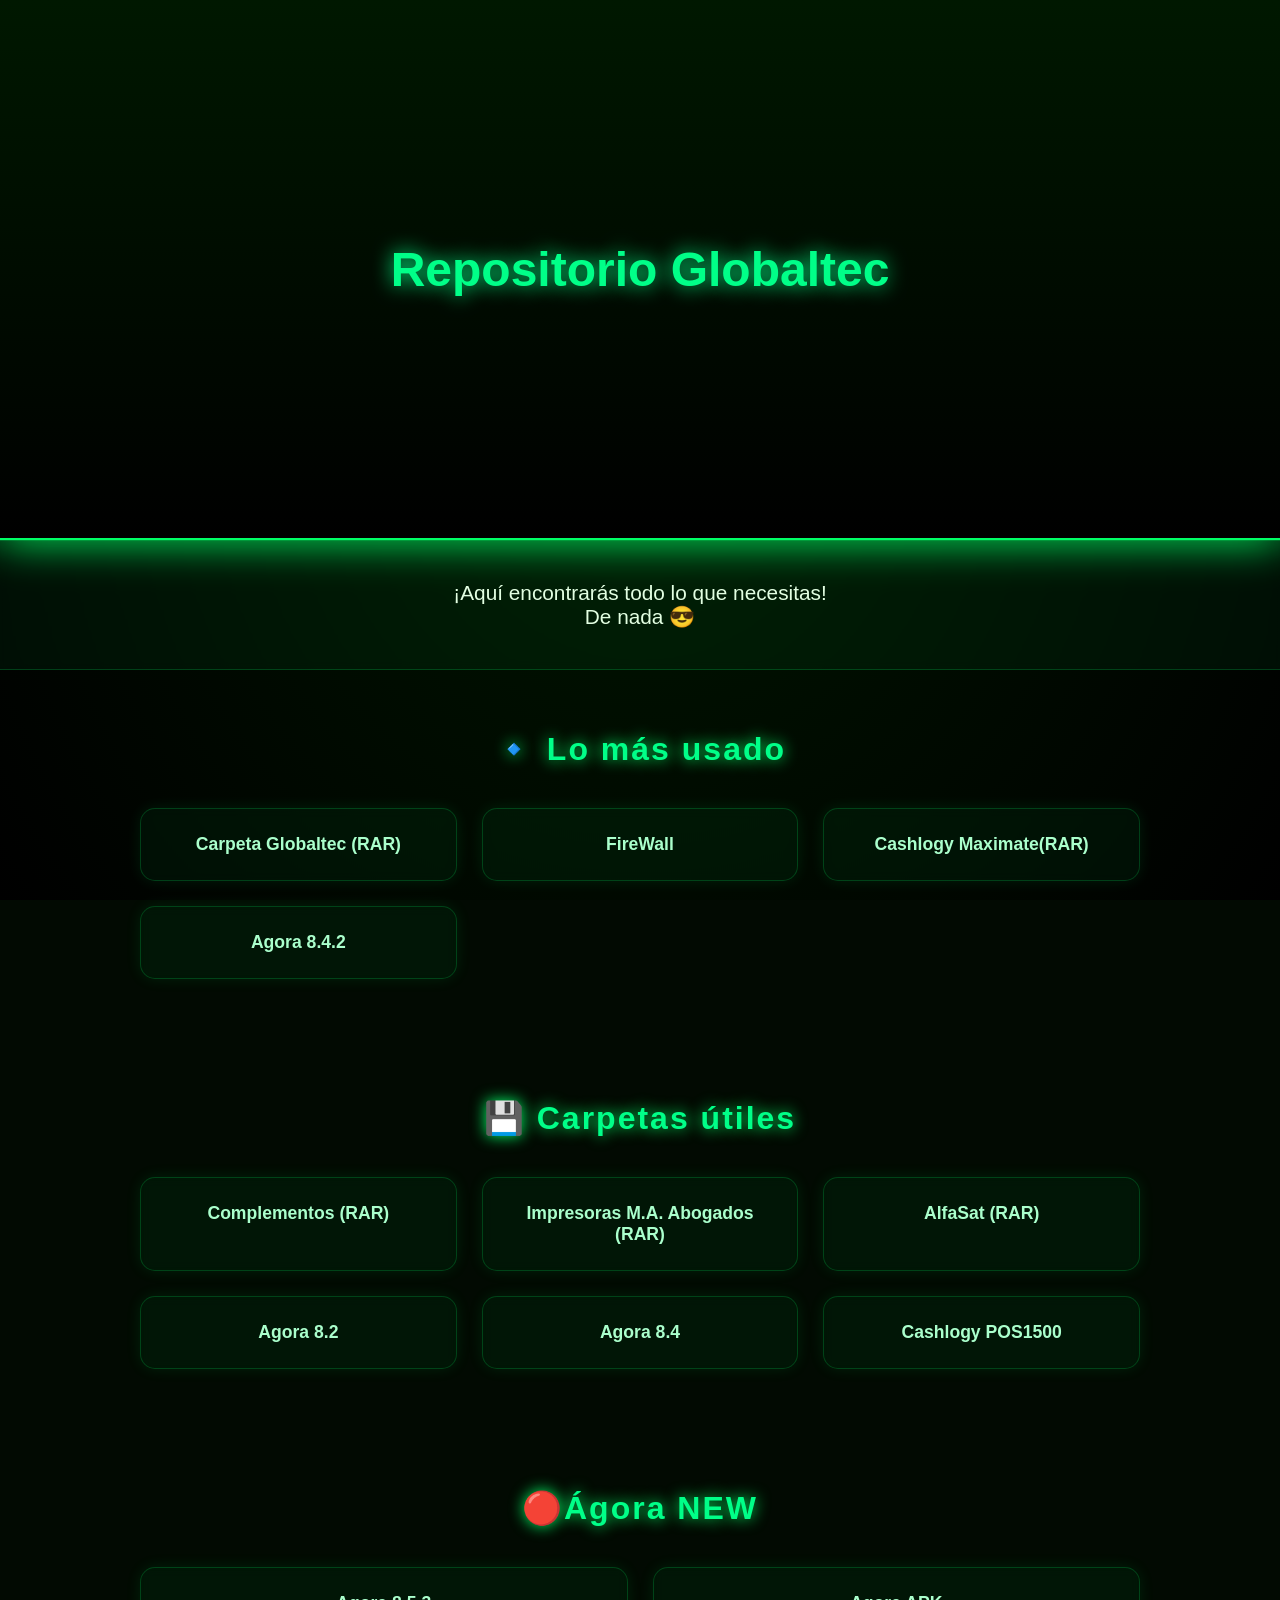
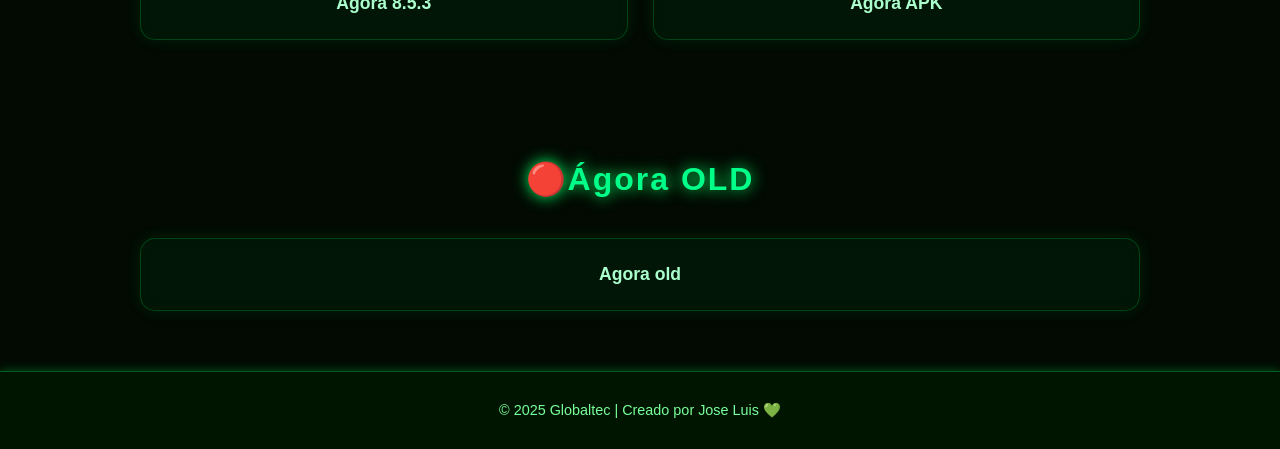
<file: index.html>
<!DOCTYPE html>
<html lang="es">
  <link rel="icon" href="https://cdn.shortpixel.ai/spai/w_91+h_63+q_lossy+ret_img+to_webp/globaltec.es/wp-content/uploads/2018/06/LOGO_GLOBALTEC_COLOR_OK_Transparente_v2_v2.png" type="image/x-icon">
<head>
  <meta charset="UTF-8">
  <meta name="viewport" content="width=device-width, initial-scale=1.0">
  <title>Repositorio Globaltec</title>
  <style>
    /* ===== RESET ===== */
    * {
      box-sizing: border-box;
      margin: 0;
      padding: 0;
    }

    body {
      font-family: 'Poppins', sans-serif;
      background-color: #020a02;
      color: #e2ffe2;
      text-align: center;
      overflow-x: hidden;
      position: relative;
    }

    /* ===== ANIMATED BACKGROUND (PARTICLES) ===== */
    #particles {
      position: fixed;
      width: 100%;
      height: 100%;
      top: 0;
      left: 0;
      z-index: -1;
      background: radial-gradient(circle at center, #001500, #000);
    }

    /* ===== Banner ===== */
    .banner {
      position: relative;
      width: 100%;
      height: 60vh;
      display: flex;
      align-items: center;
      justify-content: center;
      background: linear-gradient(180deg, #001800 0%, #000 100%);
      overflow: hidden;
      border-bottom: 2px solid #00ff66;
      box-shadow: 0 0 40px #00ff66;
    }

    .banner video {
      position: absolute;
      width: 100%;
      height: 100%;
      object-fit: cover;
      opacity: 0.2;
      z-index: 0;
    }

    .banner-text {
      font-size: 3em;
      font-weight: 700;
      color: #00ff88;
      text-shadow: 0 0 20px #00ff88;
      z-index: 1;
      animation: glow 2s ease-in-out infinite alternate;
    }

    @keyframes glow {
      from { text-shadow: 0 0 10px #00ff66; }
      to { text-shadow: 0 0 30px #00ffaa; }
    }

    /* ===== Descripción ===== */
    .descripcion {
      padding: 40px 20px;
      font-size: 1.3em;
      background: rgba(0, 255, 102, 0.05);
      border-top: 1px solid rgba(0, 255, 102, 0.2);
      border-bottom: 1px solid rgba(0, 255, 102, 0.2);
      backdrop-filter: blur(5px);
    }

    /* ===== Secciones ===== */
    section {
      padding: 60px 20px;
    }

    h2 {
      font-size: 2em;
      margin-bottom: 40px;
      color: #00ff88;
      text-shadow: 0 0 15px #00ff66;
      letter-spacing: 2px;
      position: relative;
    }

    .grid {
      display: grid;
      grid-template-columns: repeat(auto-fit, minmax(260px, 1fr));
      gap: 25px;
      max-width: 1000px;
      margin: 0 auto;
    }

    .card {
      background: rgba(0, 255, 102, 0.05);
      border: 1px solid rgba(0, 255, 102, 0.2);
      padding: 25px;
      border-radius: 15px;
      box-shadow: 0 0 15px rgba(0,255,102,0.1);
      backdrop-filter: blur(6px);
      transition: all 0.3s ease;
    }

    .card:hover {
      transform: translateY(-8px) scale(1.03);
      box-shadow: 0 0 25px #00ff66;
      background: rgba(0, 255, 102, 0.1);
    }

    .card a {
      color: #aaffcc;
      text-decoration: none;
      font-weight: bold;
      font-size: 1.1em;
      transition: color 0.3s;
    }

    .card a:hover {
      color: #00ff88;
    }

    footer {
      padding: 30px;
      background: #001500;
      color: #77ff99;
      font-size: 0.9em;
      border-top: 1px solid rgba(0,255,102,0.3);
      box-shadow: 0 0 10px rgba(0,255,102,0.3);
    }

    /* ===== Floating Glow Particles ===== */
    .particle {
      position: absolute;
      background: #00ff88;
      border-radius: 50%;
      opacity: 0.4;
      animation: float 10s linear infinite;
    }

    @keyframes float {
      from { transform: translateY(100vh) scale(0); opacity: 0; }
      50% { opacity: 0.5; }
      to { transform: translateY(-10vh) scale(1); opacity: 0; }
    }
  </style>
</head>
<body>

  <div id="particles"></div>

  <!-- ===== Banner ===== -->
  <div class="banner">
    <video autoplay muted loop>
      <source src="logo.mp4" type="video/mp4">
      Tu navegador no soporta video.
    </video>
    <div class="banner-text">Repositorio Globaltec</div>
  </div>

  <!-- ===== Descripción ===== -->
  <div class="descripcion">
    <p>¡Aquí encontrarás todo lo que necesitas!<br>De nada 😎</p>
  </div>

  <!-- ===== Lo más usado ===== -->
  <section>
    <h2>🔹 Lo más usado</h2>
    <div class="grid">
      <div class="card"><a href="https://drive.google.com/file/d/1MQRcZlzboVkl2qJ-0hFKotQrfl6Kkw7C/view?usp=sharing" download>Carpeta Globaltec (RAR)</a></div>
      <div class="card"><a href="firewalloff.bat" download>FireWall</a></div>
      <div class="card"><a href="https://drive.google.com/file/d/1Q06DhDIhF2lRX_FaleIj7DS8XY-p2D1I/view?usp=drivesdk" download>Cashlogy Maximate(RAR)</a></div>
      <div class="card"><a href="https://descarga.globaltec.es/?file=AGORA%20-%20INSTALADORES%20Y%20ACTUALIZADORES/APK/%C3%81gora%20Comandas%204.1.apk" download>Agora 8.4.2</a></div>
    </div>
  </section>

  <!-- ===== Carpetas útiles ===== -->
  <section>
    <h2>💾 Carpetas útiles</h2>
    <div class="grid">
      <div class="card"><a href="Complementos.rar" download>Complementos (RAR)</a></div>
      <div class="card"><a href="ImpresorasMAAbogados.rar" download>Impresoras M.A. Abogados (RAR)</a></div>
      <div class="card"><a href="AlfaSat.rar" download>AlfaSat (RAR)</a></div>
      <div class="card"><a href="Agora8.2.rar" download>Agora 8.2</a></div>
      <div class="card"><a href="Agora8.4.rar" download>Agora 8.4</a></div>
      <div class="card"><a href="https://customer-site.cashlogy.com/qr/CashlogySetupWizard_POS1500series_v2.5.0.170.exe" download>Cashlogy POS1500</a></div>
    </div>
  </section>

   <!-- ===== Ágora ===== -->
  <section>
    <h2>🔴Ágora NEW</h2>
    <div class="grid">
      <div class="card"><a href="https://tecnicos.globaltec.es/DESCARGAS/INSTALADORES%20Y%20ACTUALIZADORES/instalador_8.5.3.zip" download>Agora 8.5.3</a></div>
      <div class="card"><a href="https://drive.google.com/file/d/1eag2ivqqichAbO0uxJOwt3QZqM73wv4R/view?usp=sharing" download>Agora APK</a></div>
    </div>
  </section>
   <section>
    <h2>🔴Ágora OLD</h2>
      <div class="grid">
        <div class="card"><a href="agora.html">Agora old</a></div>
      </div>
     </section>
  <footer>
    © 2025 Globaltec | Creado por Jose Luis 💚
  </footer>

  <!-- ===== JavaScript: Floating Particles ===== -->
  <script>
    const particlesContainer = document.getElementById('particles');

    for (let i = 0; i < 40; i++) {
      const particle = document.createElement('div');
      particle.classList.add('particle');
      const size = Math.random() * 6 + 3 + 'px';
      particle.style.width = size;
      particle.style.height = size;
      particle.style.left = Math.random() * 100 + 'vw';
      particle.style.animationDuration = Math.random() * 10 + 5 + 's';
      particle.style.animationDelay = Math.random() * 5 + 's';
      particlesContainer.appendChild(particle);
    }
  </script>

</body>
</html>
</file>
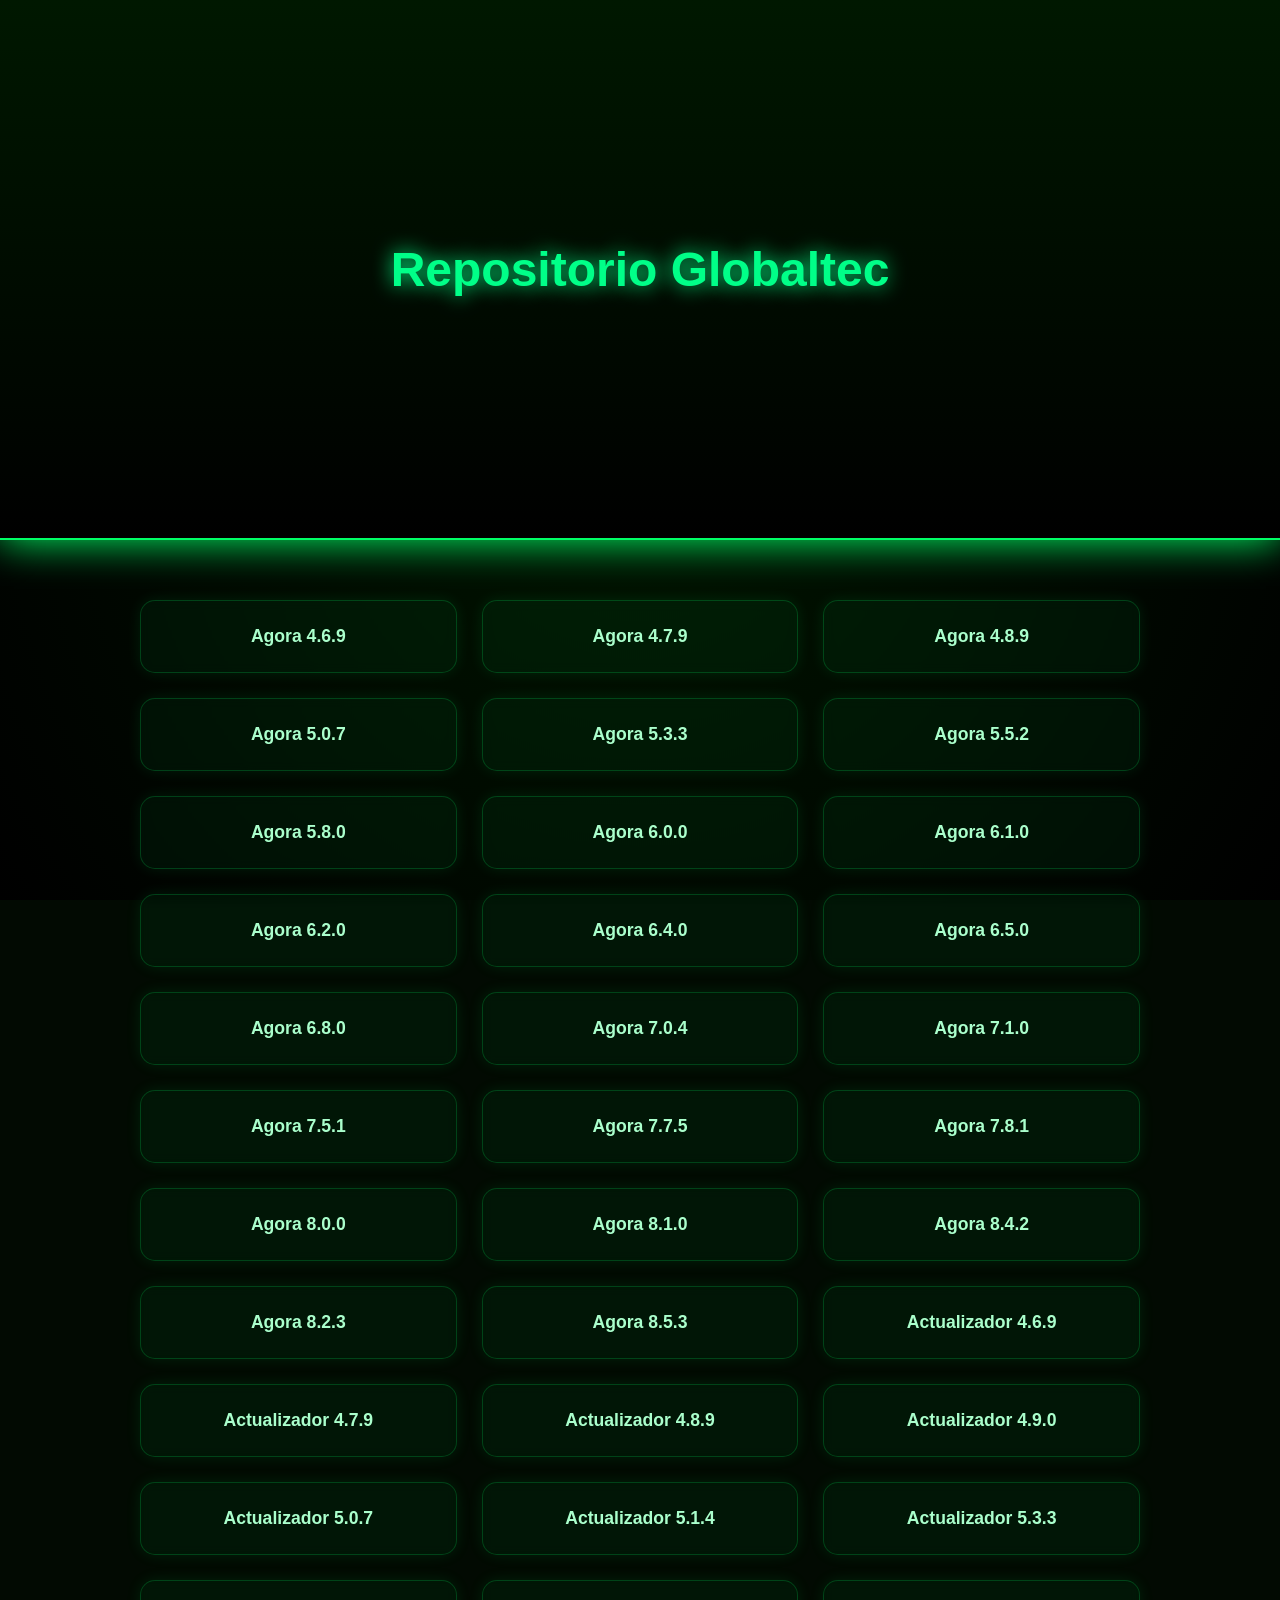
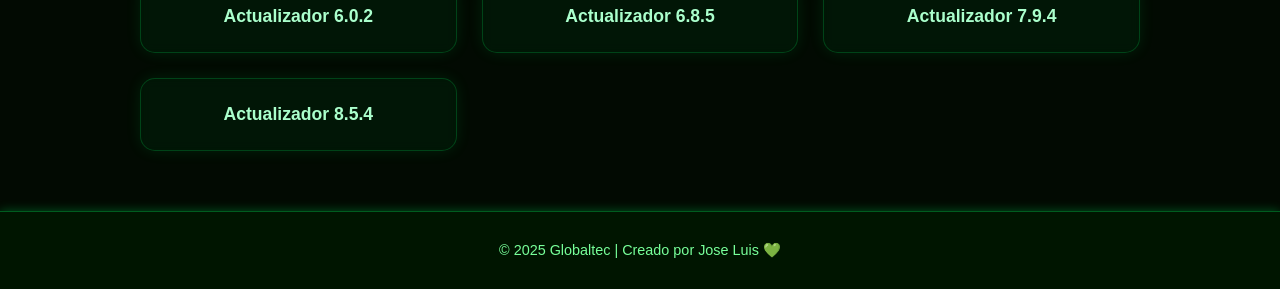
<file: agora.html>
<!DOCTYPE html>
<html lang="es">
<head>
  <meta charset="UTF-8">
  <meta name="viewport" content="width=device-width, initial-scale=1.0">
  <title>🔴Ágora OLD</title>
  <style>
    /* ===== RESET ===== */
    * {
      box-sizing: border-box;
      margin: 0;
      padding: 0;
    }

    body {
      font-family: 'Poppins', sans-serif;
      background-color: #020a02;
      color: #e2ffe2;
      text-align: center;
      overflow-x: hidden;
      position: relative;
    }

    /* ===== ANIMATED BACKGROUND (PARTICLES) ===== */
    #particles {
      position: fixed;
      width: 100%;
      height: 100%;
      top: 0;
      left: 0;
      z-index: -1;
      background: radial-gradient(circle at center, #001500, #000);
    }

    /* ===== Banner ===== */
    .banner {
      position: relative;
      width: 100%;
      height: 60vh;
      display: flex;
      align-items: center;
      justify-content: center;
      background: linear-gradient(180deg, #001800 0%, #000 100%);
      overflow: hidden;
      border-bottom: 2px solid #00ff66;
      box-shadow: 0 0 40px #00ff66;
    }

    .banner video {
      position: absolute;
      width: 100%;
      height: 100%;
      object-fit: cover;
      opacity: 0.2;
      z-index: 0;
    }

    .banner-text {
      font-size: 3em;
      font-weight: 700;
      color: #00ff88;
      text-shadow: 0 0 20px #00ff88;
      z-index: 1;
      animation: glow 2s ease-in-out infinite alternate;
    }

    @keyframes glow {
      from { text-shadow: 0 0 10px #00ff66; }
      to { text-shadow: 0 0 30px #00ffaa; }
    }

    /* ===== Descripción ===== */
    .descripcion {
      padding: 40px 20px;
      font-size: 1.3em;
      background: rgba(0, 255, 102, 0.05);
      border-top: 1px solid rgba(0, 255, 102, 0.2);
      border-bottom: 1px solid rgba(0, 255, 102, 0.2);
      backdrop-filter: blur(5px);
    }

    /* ===== Secciones ===== */
    section {
      padding: 60px 20px;
    }

    h2 {
      font-size: 2em;
      margin-bottom: 40px;
      color: #00ff88;
      text-shadow: 0 0 15px #00ff66;
      letter-spacing: 2px;
      position: relative;
    }

    .grid {
      display: grid;
      grid-template-columns: repeat(auto-fit, minmax(260px, 1fr));
      gap: 25px;
      max-width: 1000px;
      margin: 0 auto;
    }

    .card {
      background: rgba(0, 255, 102, 0.05);
      border: 1px solid rgba(0, 255, 102, 0.2);
      padding: 25px;
      border-radius: 15px;
      box-shadow: 0 0 15px rgba(0,255,102,0.1);
      backdrop-filter: blur(6px);
      transition: all 0.3s ease;
    }

    .card:hover {
      transform: translateY(-8px) scale(1.03);
      box-shadow: 0 0 25px #00ff66;
      background: rgba(0, 255, 102, 0.1);
    }

    .card a {
      color: #aaffcc;
      text-decoration: none;
      font-weight: bold;
      font-size: 1.1em;
      transition: color 0.3s;
    }

    .card a:hover {
      color: #00ff88;
    }

    footer {
      padding: 30px;
      background: #001500;
      color: #77ff99;
      font-size: 0.9em;
      border-top: 1px solid rgba(0,255,102,0.3);
      box-shadow: 0 0 10px rgba(0,255,102,0.3);
    }

    /* ===== Floating Glow Particles ===== */
    .particle {
      position: absolute;
      background: #00ff88;
      border-radius: 50%;
      opacity: 0.4;
      animation: float 10s linear infinite;
    }

    @keyframes float {
      from { transform: translateY(100vh) scale(0); opacity: 0; }
      50% { opacity: 0.5; }
      to { transform: translateY(-10vh) scale(1); opacity: 0; }
    }
  </style>
</head>
<body>

  <div id="particles"></div>

  <!-- ===== Banner ===== -->
  <div class="banner">
    <video autoplay muted loop>
      <source src="logo.mp4" type="video/mp4">
      Tu navegador no soporta video.
    </video>
    <div class="banner-text">Repositorio Globaltec</div>
  </div>
<section>
  <div class="grid">

    <!-- INSTALADORES -->
    <div class="card"><a href="https://tecnicos.globaltec.es/DESCARGAS/INSTALADORES%20Y%20ACTUALIZADORES/instalador_4.6.9.zip" download>Agora 4.6.9</a></div>
    <div class="card"><a href="https://tecnicos.globaltec.es/DESCARGAS/INSTALADORES%20Y%20ACTUALIZADORES/instalador_4.7.9.zip" download>Agora 4.7.9</a></div>
    <div class="card"><a href="https://tecnicos.globaltec.es/DESCARGAS/INSTALADORES%20Y%20ACTUALIZADORES/instalador_4.8.9.zip" download>Agora 4.8.9</a></div>
    <div class="card"><a href="https://tecnicos.globaltec.es/DESCARGAS/INSTALADORES%20Y%20ACTUALIZADORES/instalador_5.0.7.zip" download>Agora 5.0.7</a></div>
    <div class="card"><a href="https://tecnicos.globaltec.es/DESCARGAS/INSTALADORES%20Y%20ACTUALIZADORES/instalador_5.3.3.zip" download>Agora 5.3.3</a></div>
    <div class="card"><a href="https://tecnicos.globaltec.es/DESCARGAS/INSTALADORES%20Y%20ACTUALIZADORES/instalador_5.5.2.zip" download>Agora 5.5.2</a></div>
    <div class="card"><a href="https://tecnicos.globaltec.es/DESCARGAS/INSTALADORES%20Y%20ACTUALIZADORES/instalador_5.8.0.zip" download>Agora 5.8.0</a></div>
    <div class="card"><a href="https://tecnicos.globaltec.es/DESCARGAS/INSTALADORES%20Y%20ACTUALIZADORES/instalador_6.0.0.zip" download>Agora 6.0.0</a></div>
    <div class="card"><a href="https://tecnicos.globaltec.es/DESCARGAS/INSTALADORES%20Y%20ACTUALIZADORES/instalador_6.1.0.zip" download>Agora 6.1.0</a></div>
    <div class="card"><a href="https://tecnicos.globaltec.es/DESCARGAS/INSTALADORES%20Y%20ACTUALIZADORES/instalador_6.2.0.zip" download>Agora 6.2.0</a></div>
    <div class="card"><a href="https://tecnicos.globaltec.es/DESCARGAS/INSTALADORES%20Y%20ACTUALIZADORES/instalador_6.4.0.zip" download>Agora 6.4.0</a></div>
    <div class="card"><a href="https://tecnicos.globaltec.es/DESCARGAS/INSTALADORES%20Y%20ACTUALIZADORES/instalador_6.5.0.zip" download>Agora 6.5.0</a></div>
    <div class="card"><a href="https://tecnicos.globaltec.es/DESCARGAS/INSTALADORES%20Y%20ACTUALIZADORES/instalador_6.8.0.zip" download>Agora 6.8.0</a></div>
    <div class="card"><a href="https://tecnicos.globaltec.es/DESCARGAS/INSTALADORES%20Y%20ACTUALIZADORES/instalador_7.0.4.zip" download>Agora 7.0.4</a></div>
    <div class="card"><a href="https://tecnicos.globaltec.es/DESCARGAS/INSTALADORES%20Y%20ACTUALIZADORES/instalador_7.1.0.zip" download>Agora 7.1.0</a></div>
    <div class="card"><a href="https://tecnicos.globaltec.es/DESCARGAS/INSTALADORES%20Y%20ACTUALIZADORES/instalador_7.5.1.zip" download>Agora 7.5.1</a></div>
    <div class="card"><a href="https://tecnicos.globaltec.es/DESCARGAS/INSTALADORES%20Y%20ACTUALIZADORES/instalador_7.7.5.zip" download>Agora 7.7.5</a></div>
    <div class="card"><a href="https://tecnicos.globaltec.es/DESCARGAS/INSTALADORES%20Y%20ACTUALIZADORES/instalador_7.8.1.zip" download>Agora 7.8.1</a></div>
    <div class="card"><a href="https://tecnicos.globaltec.es/DESCARGAS/INSTALADORES%20Y%20ACTUALIZADORES/instalador_8.0.0.zip" download>Agora 8.0.0</a></div>
    <div class="card"><a href="https://tecnicos.globaltec.es/DESCARGAS/INSTALADORES%20Y%20ACTUALIZADORES/instalador_8.1.0.zip" download>Agora 8.1.0</a></div>
    <div class="card"><a href="https://tecnicos.globaltec.es/DESCARGAS/INSTALADORES%20Y%20ACTUALIZADORES/instalador_8.4.2_(INICIO%20VERIFACTU).zip" download>Agora 8.4.2</a></div>
    <div class="card"><a href="https://tecnicos.globaltec.es/DESCARGAS/INSTALADORES%20Y%20ACTUALIZADORES/instalador_8.2.3.zip" download>Agora 8.2.3</a></div>
    <div class="card"><a href="https://tecnicos.globaltec.es/DESCARGAS/INSTALADORES%20Y%20ACTUALIZADORES/instalador_8.5.3.zip" download>Agora 8.5.3</a></div>

    <!-- ACTUALIZADORES -->
    <div class="card"><a href="https://tecnicos.globaltec.es/DESCARGAS/INSTALADORES%20Y%20ACTUALIZADORES/actualizador_4.6.9.zip" download>Actualizador 4.6.9</a></div>
    <div class="card"><a href="https://tecnicos.globaltec.es/DESCARGAS/INSTALADORES%20Y%20ACTUALIZADORES/actualizador_4.7.9.zip" download>Actualizador 4.7.9</a></div>
    <div class="card"><a href="https://tecnicos.globaltec.es/DESCARGAS/INSTALADORES%20Y%20ACTUALIZADORES/actualizador_4.8.9.zip" download>Actualizador 4.8.9</a></div>
    <div class="card"><a href="https://tecnicos.globaltec.es/DESCARGAS/INSTALADORES%20Y%20ACTUALIZADORES/actualizador_4.9.0.zip" download>Actualizador 4.9.0</a></div>
    <div class="card"><a href="https://tecnicos.globaltec.es/DESCARGAS/INSTALADORES%20Y%20ACTUALIZADORES/actualizador_5.0.7.zip" download>Actualizador 5.0.7</a></div>
    <div class="card"><a href="https://tecnicos.globaltec.es/DESCARGAS/INSTALADORES%20Y%20ACTUALIZADORES/actualizador_5.1.4.zip" download>Actualizador 5.1.4</a></div>
    <div class="card"><a href="https://tecnicos.globaltec.es/DESCARGAS/INSTALADORES%20Y%20ACTUALIZADORES/actualizador_5.3.3.zip" download>Actualizador 5.3.3</a></div>
    <div class="card"><a href="https://tecnicos.globaltec.es/DESCARGAS/INSTALADORES%20Y%20ACTUALIZADORES/actualizador_6.0.2.zip" download>Actualizador 6.0.2</a></div>
    <div class="card"><a href="https://tecnicos.globaltec.es/DESCARGAS/INSTALADORES%20Y%20ACTUALIZADORES/actualizador_6.8.5.zip" download>Actualizador 6.8.5</a></div>
    <div class="card"><a href="https://tecnicos.globaltec.es/DESCARGAS/INSTALADORES%20Y%20ACTUALIZADORES/actualizador_7.9.4.zip" download>Actualizador 7.9.4</a></div>
    <div class="card"><a href="https://tecnicos.globaltec.es/DESCARGAS/INSTALADORES%20Y%20ACTUALIZADORES/actualizador_8.5.4.zip" download>Actualizador 8.5.4</a></div>

  </div>
</section>


  
  <footer>
    © 2025 Globaltec | Creado por Jose Luis 💚
  </footer>

  <!-- ===== JavaScript: Floating Particles ===== -->
  <script>
    const particlesContainer = document.getElementById('particles');

    for (let i = 0; i < 40; i++) {
      const particle = document.createElement('div');
      particle.classList.add('particle');
      const size = Math.random() * 6 + 3 + 'px';
      particle.style.width = size;
      particle.style.height = size;
      particle.style.left = Math.random() * 100 + 'vw';
      particle.style.animationDuration = Math.random() * 10 + 5 + 's';
      particle.style.animationDelay = Math.random() * 5 + 's';
      particlesContainer.appendChild(particle);
    }
  </script>

</body>
</html>
</file>
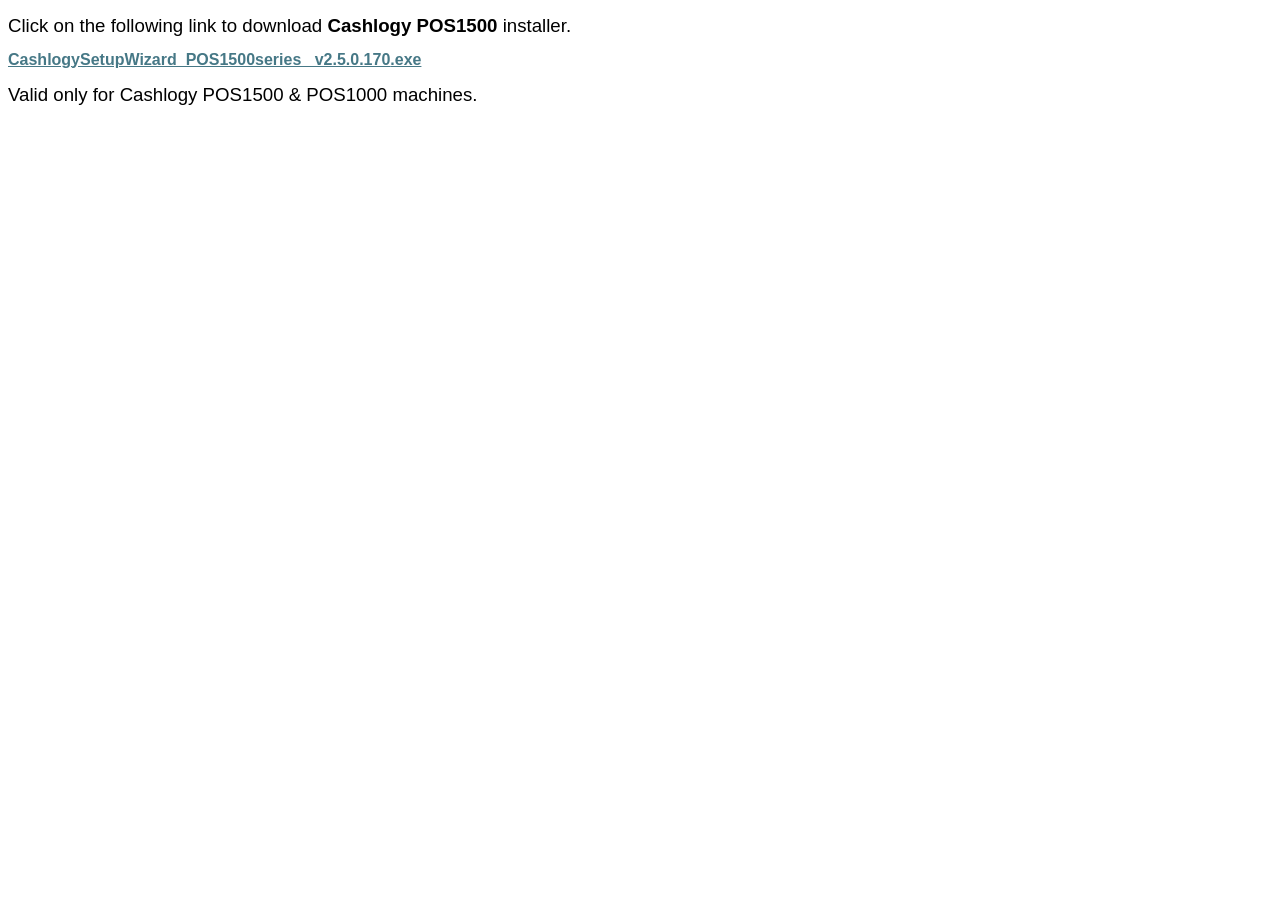
<file: Cashlogy POS1500 Setup Wizard.html>
<html xmlns:v="urn:schemas-microsoft-com:vml"
xmlns:o="urn:schemas-microsoft-com:office:office"
xmlns:w="urn:schemas-microsoft-com:office:word"
xmlns:m="http://schemas.microsoft.com/office/2004/12/omml"
xmlns="http://www.w3.org/TR/REC-html40">

<head>
<meta http-equiv=Content-Type content="text/html; charset=windows-1252">
<meta name=ProgId content=Word.Document>
<meta name=Generator content="Microsoft Word 15">
<meta name=Originator content="Microsoft Word 15">
<link rel=File-List
href="Cashlogy%20POS1500%20Setup%20Wizard_archivos/filelist.xml">
<!--[if gte mso 9]><xml>
 <o:DocumentProperties>
  <o:Author>Xabier Del Castillo Cejuela</o:Author>
  <o:Template>Normal</o:Template>
  <o:LastAuthor>Xabier Del Castillo Cejuela</o:LastAuthor>
  <o:Revision>7</o:Revision>
  <o:TotalTime>8</o:TotalTime>
  <o:Created>2023-07-17T20:15:00Z</o:Created>
  <o:LastSaved>2025-05-07T09:39:00Z</o:LastSaved>
  <o:Pages>1</o:Pages>
  <o:Words>41</o:Words>
  <o:Characters>231</o:Characters>
  <o:Lines>1</o:Lines>
  <o:Paragraphs>1</o:Paragraphs>
  <o:CharactersWithSpaces>271</o:CharactersWithSpaces>
  <o:Version>16.00</o:Version>
 </o:DocumentProperties>
 <o:OfficeDocumentSettings>
  <o:AllowPNG/>
 </o:OfficeDocumentSettings>
</xml><![endif]-->
<link rel=themeData
href="Cashlogy%20POS1500%20Setup%20Wizard_archivos/themedata.thmx">
<link rel=colorSchemeMapping
href="Cashlogy%20POS1500%20Setup%20Wizard_archivos/colorschememapping.xml">
<!--[if gte mso 9]><xml>
 <w:WordDocument>
  <w:View>Print</w:View>
  <w:SpellingState>Clean</w:SpellingState>
  <w:TrackMoves>false</w:TrackMoves>
  <w:TrackFormatting/>
  <w:HyphenationZone>21</w:HyphenationZone>
  <w:PunctuationKerning/>
  <w:ValidateAgainstSchemas/>
  <w:SaveIfXMLInvalid>false</w:SaveIfXMLInvalid>
  <w:IgnoreMixedContent>false</w:IgnoreMixedContent>
  <w:AlwaysShowPlaceholderText>false</w:AlwaysShowPlaceholderText>
  <w:DoNotPromoteQF/>
  <w:LidThemeOther>ES</w:LidThemeOther>
  <w:LidThemeAsian>X-NONE</w:LidThemeAsian>
  <w:LidThemeComplexScript>X-NONE</w:LidThemeComplexScript>
  <w:Compatibility>
   <w:BreakWrappedTables/>
   <w:SnapToGridInCell/>
   <w:WrapTextWithPunct/>
   <w:UseAsianBreakRules/>
   <w:DontGrowAutofit/>
   <w:SplitPgBreakAndParaMark/>
   <w:EnableOpenTypeKerning/>
   <w:DontFlipMirrorIndents/>
   <w:OverrideTableStyleHps/>
  </w:Compatibility>
  <w:BrowserLevel>MicrosoftInternetExplorer4</w:BrowserLevel>
  <m:mathPr>
   <m:mathFont m:val="Cambria Math"/>
   <m:brkBin m:val="before"/>
   <m:brkBinSub m:val="&#45;-"/>
   <m:smallFrac m:val="off"/>
   <m:dispDef/>
   <m:lMargin m:val="0"/>
   <m:rMargin m:val="0"/>
   <m:defJc m:val="centerGroup"/>
   <m:wrapIndent m:val="1440"/>
   <m:intLim m:val="subSup"/>
   <m:naryLim m:val="undOvr"/>
  </m:mathPr></w:WordDocument>
</xml><![endif]--><!--[if gte mso 9]><xml>
 <w:LatentStyles DefLockedState="false" DefUnhideWhenUsed="false"
  DefSemiHidden="false" DefQFormat="false" DefPriority="99"
  LatentStyleCount="376">
  <w:LsdException Locked="false" Priority="0" QFormat="true" Name="Normal"/>
  <w:LsdException Locked="false" Priority="9" QFormat="true" Name="heading 1"/>
  <w:LsdException Locked="false" Priority="9" SemiHidden="true"
   UnhideWhenUsed="true" QFormat="true" Name="heading 2"/>
  <w:LsdException Locked="false" Priority="9" SemiHidden="true"
   UnhideWhenUsed="true" QFormat="true" Name="heading 3"/>
  <w:LsdException Locked="false" Priority="9" SemiHidden="true"
   UnhideWhenUsed="true" QFormat="true" Name="heading 4"/>
  <w:LsdException Locked="false" Priority="9" SemiHidden="true"
   UnhideWhenUsed="true" QFormat="true" Name="heading 5"/>
  <w:LsdException Locked="false" Priority="9" SemiHidden="true"
   UnhideWhenUsed="true" QFormat="true" Name="heading 6"/>
  <w:LsdException Locked="false" Priority="9" SemiHidden="true"
   UnhideWhenUsed="true" QFormat="true" Name="heading 7"/>
  <w:LsdException Locked="false" Priority="9" SemiHidden="true"
   UnhideWhenUsed="true" QFormat="true" Name="heading 8"/>
  <w:LsdException Locked="false" Priority="9" SemiHidden="true"
   UnhideWhenUsed="true" QFormat="true" Name="heading 9"/>
  <w:LsdException Locked="false" SemiHidden="true" UnhideWhenUsed="true"
   Name="index 1"/>
  <w:LsdException Locked="false" SemiHidden="true" UnhideWhenUsed="true"
   Name="index 2"/>
  <w:LsdException Locked="false" SemiHidden="true" UnhideWhenUsed="true"
   Name="index 3"/>
  <w:LsdException Locked="false" SemiHidden="true" UnhideWhenUsed="true"
   Name="index 4"/>
  <w:LsdException Locked="false" SemiHidden="true" UnhideWhenUsed="true"
   Name="index 5"/>
  <w:LsdException Locked="false" SemiHidden="true" UnhideWhenUsed="true"
   Name="index 6"/>
  <w:LsdException Locked="false" SemiHidden="true" UnhideWhenUsed="true"
   Name="index 7"/>
  <w:LsdException Locked="false" SemiHidden="true" UnhideWhenUsed="true"
   Name="index 8"/>
  <w:LsdException Locked="false" SemiHidden="true" UnhideWhenUsed="true"
   Name="index 9"/>
  <w:LsdException Locked="false" Priority="39" SemiHidden="true"
   UnhideWhenUsed="true" Name="toc 1"/>
  <w:LsdException Locked="false" Priority="39" SemiHidden="true"
   UnhideWhenUsed="true" Name="toc 2"/>
  <w:LsdException Locked="false" Priority="39" SemiHidden="true"
   UnhideWhenUsed="true" Name="toc 3"/>
  <w:LsdException Locked="false" Priority="39" SemiHidden="true"
   UnhideWhenUsed="true" Name="toc 4"/>
  <w:LsdException Locked="false" Priority="39" SemiHidden="true"
   UnhideWhenUsed="true" Name="toc 5"/>
  <w:LsdException Locked="false" Priority="39" SemiHidden="true"
   UnhideWhenUsed="true" Name="toc 6"/>
  <w:LsdException Locked="false" Priority="39" SemiHidden="true"
   UnhideWhenUsed="true" Name="toc 7"/>
  <w:LsdException Locked="false" Priority="39" SemiHidden="true"
   UnhideWhenUsed="true" Name="toc 8"/>
  <w:LsdException Locked="false" Priority="39" SemiHidden="true"
   UnhideWhenUsed="true" Name="toc 9"/>
  <w:LsdException Locked="false" SemiHidden="true" UnhideWhenUsed="true"
   Name="Normal Indent"/>
  <w:LsdException Locked="false" SemiHidden="true" UnhideWhenUsed="true"
   Name="footnote text"/>
  <w:LsdException Locked="false" SemiHidden="true" UnhideWhenUsed="true"
   Name="annotation text"/>
  <w:LsdException Locked="false" SemiHidden="true" UnhideWhenUsed="true"
   Name="header"/>
  <w:LsdException Locked="false" SemiHidden="true" UnhideWhenUsed="true"
   Name="footer"/>
  <w:LsdException Locked="false" SemiHidden="true" UnhideWhenUsed="true"
   Name="index heading"/>
  <w:LsdException Locked="false" Priority="35" SemiHidden="true"
   UnhideWhenUsed="true" QFormat="true" Name="caption"/>
  <w:LsdException Locked="false" SemiHidden="true" UnhideWhenUsed="true"
   Name="table of figures"/>
  <w:LsdException Locked="false" SemiHidden="true" UnhideWhenUsed="true"
   Name="envelope address"/>
  <w:LsdException Locked="false" SemiHidden="true" UnhideWhenUsed="true"
   Name="envelope return"/>
  <w:LsdException Locked="false" SemiHidden="true" UnhideWhenUsed="true"
   Name="footnote reference"/>
  <w:LsdException Locked="false" SemiHidden="true" UnhideWhenUsed="true"
   Name="annotation reference"/>
  <w:LsdException Locked="false" SemiHidden="true" UnhideWhenUsed="true"
   Name="line number"/>
  <w:LsdException Locked="false" SemiHidden="true" UnhideWhenUsed="true"
   Name="page number"/>
  <w:LsdException Locked="false" SemiHidden="true" UnhideWhenUsed="true"
   Name="endnote reference"/>
  <w:LsdException Locked="false" SemiHidden="true" UnhideWhenUsed="true"
   Name="endnote text"/>
  <w:LsdException Locked="false" SemiHidden="true" UnhideWhenUsed="true"
   Name="table of authorities"/>
  <w:LsdException Locked="false" SemiHidden="true" UnhideWhenUsed="true"
   Name="macro"/>
  <w:LsdException Locked="false" SemiHidden="true" UnhideWhenUsed="true"
   Name="toa heading"/>
  <w:LsdException Locked="false" SemiHidden="true" UnhideWhenUsed="true"
   Name="List"/>
  <w:LsdException Locked="false" SemiHidden="true" UnhideWhenUsed="true"
   Name="List Bullet"/>
  <w:LsdException Locked="false" SemiHidden="true" UnhideWhenUsed="true"
   Name="List Number"/>
  <w:LsdException Locked="false" SemiHidden="true" UnhideWhenUsed="true"
   Name="List 2"/>
  <w:LsdException Locked="false" SemiHidden="true" UnhideWhenUsed="true"
   Name="List 3"/>
  <w:LsdException Locked="false" SemiHidden="true" UnhideWhenUsed="true"
   Name="List 4"/>
  <w:LsdException Locked="false" SemiHidden="true" UnhideWhenUsed="true"
   Name="List 5"/>
  <w:LsdException Locked="false" SemiHidden="true" UnhideWhenUsed="true"
   Name="List Bullet 2"/>
  <w:LsdException Locked="false" SemiHidden="true" UnhideWhenUsed="true"
   Name="List Bullet 3"/>
  <w:LsdException Locked="false" SemiHidden="true" UnhideWhenUsed="true"
   Name="List Bullet 4"/>
  <w:LsdException Locked="false" SemiHidden="true" UnhideWhenUsed="true"
   Name="List Bullet 5"/>
  <w:LsdException Locked="false" SemiHidden="true" UnhideWhenUsed="true"
   Name="List Number 2"/>
  <w:LsdException Locked="false" SemiHidden="true" UnhideWhenUsed="true"
   Name="List Number 3"/>
  <w:LsdException Locked="false" SemiHidden="true" UnhideWhenUsed="true"
   Name="List Number 4"/>
  <w:LsdException Locked="false" SemiHidden="true" UnhideWhenUsed="true"
   Name="List Number 5"/>
  <w:LsdException Locked="false" Priority="10" QFormat="true" Name="Title"/>
  <w:LsdException Locked="false" SemiHidden="true" UnhideWhenUsed="true"
   Name="Closing"/>
  <w:LsdException Locked="false" SemiHidden="true" UnhideWhenUsed="true"
   Name="Signature"/>
  <w:LsdException Locked="false" Priority="1" SemiHidden="true"
   UnhideWhenUsed="true" Name="Default Paragraph Font"/>
  <w:LsdException Locked="false" SemiHidden="true" UnhideWhenUsed="true"
   Name="Body Text"/>
  <w:LsdException Locked="false" SemiHidden="true" UnhideWhenUsed="true"
   Name="Body Text Indent"/>
  <w:LsdException Locked="false" SemiHidden="true" UnhideWhenUsed="true"
   Name="List Continue"/>
  <w:LsdException Locked="false" SemiHidden="true" UnhideWhenUsed="true"
   Name="List Continue 2"/>
  <w:LsdException Locked="false" SemiHidden="true" UnhideWhenUsed="true"
   Name="List Continue 3"/>
  <w:LsdException Locked="false" SemiHidden="true" UnhideWhenUsed="true"
   Name="List Continue 4"/>
  <w:LsdException Locked="false" SemiHidden="true" UnhideWhenUsed="true"
   Name="List Continue 5"/>
  <w:LsdException Locked="false" SemiHidden="true" UnhideWhenUsed="true"
   Name="Message Header"/>
  <w:LsdException Locked="false" Priority="11" QFormat="true" Name="Subtitle"/>
  <w:LsdException Locked="false" SemiHidden="true" UnhideWhenUsed="true"
   Name="Salutation"/>
  <w:LsdException Locked="false" SemiHidden="true" UnhideWhenUsed="true"
   Name="Date"/>
  <w:LsdException Locked="false" SemiHidden="true" UnhideWhenUsed="true"
   Name="Body Text First Indent"/>
  <w:LsdException Locked="false" SemiHidden="true" UnhideWhenUsed="true"
   Name="Body Text First Indent 2"/>
  <w:LsdException Locked="false" SemiHidden="true" UnhideWhenUsed="true"
   Name="Note Heading"/>
  <w:LsdException Locked="false" SemiHidden="true" UnhideWhenUsed="true"
   Name="Body Text 2"/>
  <w:LsdException Locked="false" SemiHidden="true" UnhideWhenUsed="true"
   Name="Body Text 3"/>
  <w:LsdException Locked="false" SemiHidden="true" UnhideWhenUsed="true"
   Name="Body Text Indent 2"/>
  <w:LsdException Locked="false" SemiHidden="true" UnhideWhenUsed="true"
   Name="Body Text Indent 3"/>
  <w:LsdException Locked="false" SemiHidden="true" UnhideWhenUsed="true"
   Name="Block Text"/>
  <w:LsdException Locked="false" SemiHidden="true" UnhideWhenUsed="true"
   Name="Hyperlink"/>
  <w:LsdException Locked="false" SemiHidden="true" UnhideWhenUsed="true"
   Name="FollowedHyperlink"/>
  <w:LsdException Locked="false" Priority="22" QFormat="true" Name="Strong"/>
  <w:LsdException Locked="false" Priority="20" QFormat="true" Name="Emphasis"/>
  <w:LsdException Locked="false" SemiHidden="true" UnhideWhenUsed="true"
   Name="Document Map"/>
  <w:LsdException Locked="false" SemiHidden="true" UnhideWhenUsed="true"
   Name="Plain Text"/>
  <w:LsdException Locked="false" SemiHidden="true" UnhideWhenUsed="true"
   Name="E-mail Signature"/>
  <w:LsdException Locked="false" SemiHidden="true" UnhideWhenUsed="true"
   Name="HTML Top of Form"/>
  <w:LsdException Locked="false" SemiHidden="true" UnhideWhenUsed="true"
   Name="HTML Bottom of Form"/>
  <w:LsdException Locked="false" SemiHidden="true" UnhideWhenUsed="true"
   Name="Normal (Web)"/>
  <w:LsdException Locked="false" SemiHidden="true" UnhideWhenUsed="true"
   Name="HTML Acronym"/>
  <w:LsdException Locked="false" SemiHidden="true" UnhideWhenUsed="true"
   Name="HTML Address"/>
  <w:LsdException Locked="false" SemiHidden="true" UnhideWhenUsed="true"
   Name="HTML Cite"/>
  <w:LsdException Locked="false" SemiHidden="true" UnhideWhenUsed="true"
   Name="HTML Code"/>
  <w:LsdException Locked="false" SemiHidden="true" UnhideWhenUsed="true"
   Name="HTML Definition"/>
  <w:LsdException Locked="false" SemiHidden="true" UnhideWhenUsed="true"
   Name="HTML Keyboard"/>
  <w:LsdException Locked="false" SemiHidden="true" UnhideWhenUsed="true"
   Name="HTML Preformatted"/>
  <w:LsdException Locked="false" SemiHidden="true" UnhideWhenUsed="true"
   Name="HTML Sample"/>
  <w:LsdException Locked="false" SemiHidden="true" UnhideWhenUsed="true"
   Name="HTML Typewriter"/>
  <w:LsdException Locked="false" SemiHidden="true" UnhideWhenUsed="true"
   Name="HTML Variable"/>
  <w:LsdException Locked="false" SemiHidden="true" UnhideWhenUsed="true"
   Name="Normal Table"/>
  <w:LsdException Locked="false" SemiHidden="true" UnhideWhenUsed="true"
   Name="annotation subject"/>
  <w:LsdException Locked="false" SemiHidden="true" UnhideWhenUsed="true"
   Name="No List"/>
  <w:LsdException Locked="false" SemiHidden="true" UnhideWhenUsed="true"
   Name="Outline List 1"/>
  <w:LsdException Locked="false" SemiHidden="true" UnhideWhenUsed="true"
   Name="Outline List 2"/>
  <w:LsdException Locked="false" SemiHidden="true" UnhideWhenUsed="true"
   Name="Outline List 3"/>
  <w:LsdException Locked="false" SemiHidden="true" UnhideWhenUsed="true"
   Name="Table Simple 1"/>
  <w:LsdException Locked="false" SemiHidden="true" UnhideWhenUsed="true"
   Name="Table Simple 2"/>
  <w:LsdException Locked="false" SemiHidden="true" UnhideWhenUsed="true"
   Name="Table Simple 3"/>
  <w:LsdException Locked="false" SemiHidden="true" UnhideWhenUsed="true"
   Name="Table Classic 1"/>
  <w:LsdException Locked="false" SemiHidden="true" UnhideWhenUsed="true"
   Name="Table Classic 2"/>
  <w:LsdException Locked="false" SemiHidden="true" UnhideWhenUsed="true"
   Name="Table Classic 3"/>
  <w:LsdException Locked="false" SemiHidden="true" UnhideWhenUsed="true"
   Name="Table Classic 4"/>
  <w:LsdException Locked="false" SemiHidden="true" UnhideWhenUsed="true"
   Name="Table Colorful 1"/>
  <w:LsdException Locked="false" SemiHidden="true" UnhideWhenUsed="true"
   Name="Table Colorful 2"/>
  <w:LsdException Locked="false" SemiHidden="true" UnhideWhenUsed="true"
   Name="Table Colorful 3"/>
  <w:LsdException Locked="false" SemiHidden="true" UnhideWhenUsed="true"
   Name="Table Columns 1"/>
  <w:LsdException Locked="false" SemiHidden="true" UnhideWhenUsed="true"
   Name="Table Columns 2"/>
  <w:LsdException Locked="false" SemiHidden="true" UnhideWhenUsed="true"
   Name="Table Columns 3"/>
  <w:LsdException Locked="false" SemiHidden="true" UnhideWhenUsed="true"
   Name="Table Columns 4"/>
  <w:LsdException Locked="false" SemiHidden="true" UnhideWhenUsed="true"
   Name="Table Columns 5"/>
  <w:LsdException Locked="false" SemiHidden="true" UnhideWhenUsed="true"
   Name="Table Grid 1"/>
  <w:LsdException Locked="false" SemiHidden="true" UnhideWhenUsed="true"
   Name="Table Grid 2"/>
  <w:LsdException Locked="false" SemiHidden="true" UnhideWhenUsed="true"
   Name="Table Grid 3"/>
  <w:LsdException Locked="false" SemiHidden="true" UnhideWhenUsed="true"
   Name="Table Grid 4"/>
  <w:LsdException Locked="false" SemiHidden="true" UnhideWhenUsed="true"
   Name="Table Grid 5"/>
  <w:LsdException Locked="false" SemiHidden="true" UnhideWhenUsed="true"
   Name="Table Grid 6"/>
  <w:LsdException Locked="false" SemiHidden="true" UnhideWhenUsed="true"
   Name="Table Grid 7"/>
  <w:LsdException Locked="false" SemiHidden="true" UnhideWhenUsed="true"
   Name="Table Grid 8"/>
  <w:LsdException Locked="false" SemiHidden="true" UnhideWhenUsed="true"
   Name="Table List 1"/>
  <w:LsdException Locked="false" SemiHidden="true" UnhideWhenUsed="true"
   Name="Table List 2"/>
  <w:LsdException Locked="false" SemiHidden="true" UnhideWhenUsed="true"
   Name="Table List 3"/>
  <w:LsdException Locked="false" SemiHidden="true" UnhideWhenUsed="true"
   Name="Table List 4"/>
  <w:LsdException Locked="false" SemiHidden="true" UnhideWhenUsed="true"
   Name="Table List 5"/>
  <w:LsdException Locked="false" SemiHidden="true" UnhideWhenUsed="true"
   Name="Table List 6"/>
  <w:LsdException Locked="false" SemiHidden="true" UnhideWhenUsed="true"
   Name="Table List 7"/>
  <w:LsdException Locked="false" SemiHidden="true" UnhideWhenUsed="true"
   Name="Table List 8"/>
  <w:LsdException Locked="false" SemiHidden="true" UnhideWhenUsed="true"
   Name="Table 3D effects 1"/>
  <w:LsdException Locked="false" SemiHidden="true" UnhideWhenUsed="true"
   Name="Table 3D effects 2"/>
  <w:LsdException Locked="false" SemiHidden="true" UnhideWhenUsed="true"
   Name="Table 3D effects 3"/>
  <w:LsdException Locked="false" SemiHidden="true" UnhideWhenUsed="true"
   Name="Table Contemporary"/>
  <w:LsdException Locked="false" SemiHidden="true" UnhideWhenUsed="true"
   Name="Table Elegant"/>
  <w:LsdException Locked="false" SemiHidden="true" UnhideWhenUsed="true"
   Name="Table Professional"/>
  <w:LsdException Locked="false" SemiHidden="true" UnhideWhenUsed="true"
   Name="Table Subtle 1"/>
  <w:LsdException Locked="false" SemiHidden="true" UnhideWhenUsed="true"
   Name="Table Subtle 2"/>
  <w:LsdException Locked="false" SemiHidden="true" UnhideWhenUsed="true"
   Name="Table Web 1"/>
  <w:LsdException Locked="false" SemiHidden="true" UnhideWhenUsed="true"
   Name="Table Web 2"/>
  <w:LsdException Locked="false" SemiHidden="true" UnhideWhenUsed="true"
   Name="Table Web 3"/>
  <w:LsdException Locked="false" SemiHidden="true" UnhideWhenUsed="true"
   Name="Balloon Text"/>
  <w:LsdException Locked="false" Priority="39" Name="Table Grid"/>
  <w:LsdException Locked="false" SemiHidden="true" UnhideWhenUsed="true"
   Name="Table Theme"/>
  <w:LsdException Locked="false" SemiHidden="true" Name="Placeholder Text"/>
  <w:LsdException Locked="false" Priority="1" QFormat="true" Name="No Spacing"/>
  <w:LsdException Locked="false" Priority="60" Name="Light Shading"/>
  <w:LsdException Locked="false" Priority="61" Name="Light List"/>
  <w:LsdException Locked="false" Priority="62" Name="Light Grid"/>
  <w:LsdException Locked="false" Priority="63" Name="Medium Shading 1"/>
  <w:LsdException Locked="false" Priority="64" Name="Medium Shading 2"/>
  <w:LsdException Locked="false" Priority="65" Name="Medium List 1"/>
  <w:LsdException Locked="false" Priority="66" Name="Medium List 2"/>
  <w:LsdException Locked="false" Priority="67" Name="Medium Grid 1"/>
  <w:LsdException Locked="false" Priority="68" Name="Medium Grid 2"/>
  <w:LsdException Locked="false" Priority="69" Name="Medium Grid 3"/>
  <w:LsdException Locked="false" Priority="70" Name="Dark List"/>
  <w:LsdException Locked="false" Priority="71" Name="Colorful Shading"/>
  <w:LsdException Locked="false" Priority="72" Name="Colorful List"/>
  <w:LsdException Locked="false" Priority="73" Name="Colorful Grid"/>
  <w:LsdException Locked="false" Priority="60" Name="Light Shading Accent 1"/>
  <w:LsdException Locked="false" Priority="61" Name="Light List Accent 1"/>
  <w:LsdException Locked="false" Priority="62" Name="Light Grid Accent 1"/>
  <w:LsdException Locked="false" Priority="63" Name="Medium Shading 1 Accent 1"/>
  <w:LsdException Locked="false" Priority="64" Name="Medium Shading 2 Accent 1"/>
  <w:LsdException Locked="false" Priority="65" Name="Medium List 1 Accent 1"/>
  <w:LsdException Locked="false" SemiHidden="true" Name="Revision"/>
  <w:LsdException Locked="false" Priority="34" QFormat="true"
   Name="List Paragraph"/>
  <w:LsdException Locked="false" Priority="29" QFormat="true" Name="Quote"/>
  <w:LsdException Locked="false" Priority="30" QFormat="true"
   Name="Intense Quote"/>
  <w:LsdException Locked="false" Priority="66" Name="Medium List 2 Accent 1"/>
  <w:LsdException Locked="false" Priority="67" Name="Medium Grid 1 Accent 1"/>
  <w:LsdException Locked="false" Priority="68" Name="Medium Grid 2 Accent 1"/>
  <w:LsdException Locked="false" Priority="69" Name="Medium Grid 3 Accent 1"/>
  <w:LsdException Locked="false" Priority="70" Name="Dark List Accent 1"/>
  <w:LsdException Locked="false" Priority="71" Name="Colorful Shading Accent 1"/>
  <w:LsdException Locked="false" Priority="72" Name="Colorful List Accent 1"/>
  <w:LsdException Locked="false" Priority="73" Name="Colorful Grid Accent 1"/>
  <w:LsdException Locked="false" Priority="60" Name="Light Shading Accent 2"/>
  <w:LsdException Locked="false" Priority="61" Name="Light List Accent 2"/>
  <w:LsdException Locked="false" Priority="62" Name="Light Grid Accent 2"/>
  <w:LsdException Locked="false" Priority="63" Name="Medium Shading 1 Accent 2"/>
  <w:LsdException Locked="false" Priority="64" Name="Medium Shading 2 Accent 2"/>
  <w:LsdException Locked="false" Priority="65" Name="Medium List 1 Accent 2"/>
  <w:LsdException Locked="false" Priority="66" Name="Medium List 2 Accent 2"/>
  <w:LsdException Locked="false" Priority="67" Name="Medium Grid 1 Accent 2"/>
  <w:LsdException Locked="false" Priority="68" Name="Medium Grid 2 Accent 2"/>
  <w:LsdException Locked="false" Priority="69" Name="Medium Grid 3 Accent 2"/>
  <w:LsdException Locked="false" Priority="70" Name="Dark List Accent 2"/>
  <w:LsdException Locked="false" Priority="71" Name="Colorful Shading Accent 2"/>
  <w:LsdException Locked="false" Priority="72" Name="Colorful List Accent 2"/>
  <w:LsdException Locked="false" Priority="73" Name="Colorful Grid Accent 2"/>
  <w:LsdException Locked="false" Priority="60" Name="Light Shading Accent 3"/>
  <w:LsdException Locked="false" Priority="61" Name="Light List Accent 3"/>
  <w:LsdException Locked="false" Priority="62" Name="Light Grid Accent 3"/>
  <w:LsdException Locked="false" Priority="63" Name="Medium Shading 1 Accent 3"/>
  <w:LsdException Locked="false" Priority="64" Name="Medium Shading 2 Accent 3"/>
  <w:LsdException Locked="false" Priority="65" Name="Medium List 1 Accent 3"/>
  <w:LsdException Locked="false" Priority="66" Name="Medium List 2 Accent 3"/>
  <w:LsdException Locked="false" Priority="67" Name="Medium Grid 1 Accent 3"/>
  <w:LsdException Locked="false" Priority="68" Name="Medium Grid 2 Accent 3"/>
  <w:LsdException Locked="false" Priority="69" Name="Medium Grid 3 Accent 3"/>
  <w:LsdException Locked="false" Priority="70" Name="Dark List Accent 3"/>
  <w:LsdException Locked="false" Priority="71" Name="Colorful Shading Accent 3"/>
  <w:LsdException Locked="false" Priority="72" Name="Colorful List Accent 3"/>
  <w:LsdException Locked="false" Priority="73" Name="Colorful Grid Accent 3"/>
  <w:LsdException Locked="false" Priority="60" Name="Light Shading Accent 4"/>
  <w:LsdException Locked="false" Priority="61" Name="Light List Accent 4"/>
  <w:LsdException Locked="false" Priority="62" Name="Light Grid Accent 4"/>
  <w:LsdException Locked="false" Priority="63" Name="Medium Shading 1 Accent 4"/>
  <w:LsdException Locked="false" Priority="64" Name="Medium Shading 2 Accent 4"/>
  <w:LsdException Locked="false" Priority="65" Name="Medium List 1 Accent 4"/>
  <w:LsdException Locked="false" Priority="66" Name="Medium List 2 Accent 4"/>
  <w:LsdException Locked="false" Priority="67" Name="Medium Grid 1 Accent 4"/>
  <w:LsdException Locked="false" Priority="68" Name="Medium Grid 2 Accent 4"/>
  <w:LsdException Locked="false" Priority="69" Name="Medium Grid 3 Accent 4"/>
  <w:LsdException Locked="false" Priority="70" Name="Dark List Accent 4"/>
  <w:LsdException Locked="false" Priority="71" Name="Colorful Shading Accent 4"/>
  <w:LsdException Locked="false" Priority="72" Name="Colorful List Accent 4"/>
  <w:LsdException Locked="false" Priority="73" Name="Colorful Grid Accent 4"/>
  <w:LsdException Locked="false" Priority="60" Name="Light Shading Accent 5"/>
  <w:LsdException Locked="false" Priority="61" Name="Light List Accent 5"/>
  <w:LsdException Locked="false" Priority="62" Name="Light Grid Accent 5"/>
  <w:LsdException Locked="false" Priority="63" Name="Medium Shading 1 Accent 5"/>
  <w:LsdException Locked="false" Priority="64" Name="Medium Shading 2 Accent 5"/>
  <w:LsdException Locked="false" Priority="65" Name="Medium List 1 Accent 5"/>
  <w:LsdException Locked="false" Priority="66" Name="Medium List 2 Accent 5"/>
  <w:LsdException Locked="false" Priority="67" Name="Medium Grid 1 Accent 5"/>
  <w:LsdException Locked="false" Priority="68" Name="Medium Grid 2 Accent 5"/>
  <w:LsdException Locked="false" Priority="69" Name="Medium Grid 3 Accent 5"/>
  <w:LsdException Locked="false" Priority="70" Name="Dark List Accent 5"/>
  <w:LsdException Locked="false" Priority="71" Name="Colorful Shading Accent 5"/>
  <w:LsdException Locked="false" Priority="72" Name="Colorful List Accent 5"/>
  <w:LsdException Locked="false" Priority="73" Name="Colorful Grid Accent 5"/>
  <w:LsdException Locked="false" Priority="60" Name="Light Shading Accent 6"/>
  <w:LsdException Locked="false" Priority="61" Name="Light List Accent 6"/>
  <w:LsdException Locked="false" Priority="62" Name="Light Grid Accent 6"/>
  <w:LsdException Locked="false" Priority="63" Name="Medium Shading 1 Accent 6"/>
  <w:LsdException Locked="false" Priority="64" Name="Medium Shading 2 Accent 6"/>
  <w:LsdException Locked="false" Priority="65" Name="Medium List 1 Accent 6"/>
  <w:LsdException Locked="false" Priority="66" Name="Medium List 2 Accent 6"/>
  <w:LsdException Locked="false" Priority="67" Name="Medium Grid 1 Accent 6"/>
  <w:LsdException Locked="false" Priority="68" Name="Medium Grid 2 Accent 6"/>
  <w:LsdException Locked="false" Priority="69" Name="Medium Grid 3 Accent 6"/>
  <w:LsdException Locked="false" Priority="70" Name="Dark List Accent 6"/>
  <w:LsdException Locked="false" Priority="71" Name="Colorful Shading Accent 6"/>
  <w:LsdException Locked="false" Priority="72" Name="Colorful List Accent 6"/>
  <w:LsdException Locked="false" Priority="73" Name="Colorful Grid Accent 6"/>
  <w:LsdException Locked="false" Priority="19" QFormat="true"
   Name="Subtle Emphasis"/>
  <w:LsdException Locked="false" Priority="21" QFormat="true"
   Name="Intense Emphasis"/>
  <w:LsdException Locked="false" Priority="31" QFormat="true"
   Name="Subtle Reference"/>
  <w:LsdException Locked="false" Priority="32" QFormat="true"
   Name="Intense Reference"/>
  <w:LsdException Locked="false" Priority="33" QFormat="true" Name="Book Title"/>
  <w:LsdException Locked="false" Priority="37" SemiHidden="true"
   UnhideWhenUsed="true" Name="Bibliography"/>
  <w:LsdException Locked="false" Priority="39" SemiHidden="true"
   UnhideWhenUsed="true" QFormat="true" Name="TOC Heading"/>
  <w:LsdException Locked="false" Priority="41" Name="Plain Table 1"/>
  <w:LsdException Locked="false" Priority="42" Name="Plain Table 2"/>
  <w:LsdException Locked="false" Priority="43" Name="Plain Table 3"/>
  <w:LsdException Locked="false" Priority="44" Name="Plain Table 4"/>
  <w:LsdException Locked="false" Priority="45" Name="Plain Table 5"/>
  <w:LsdException Locked="false" Priority="40" Name="Grid Table Light"/>
  <w:LsdException Locked="false" Priority="46" Name="Grid Table 1 Light"/>
  <w:LsdException Locked="false" Priority="47" Name="Grid Table 2"/>
  <w:LsdException Locked="false" Priority="48" Name="Grid Table 3"/>
  <w:LsdException Locked="false" Priority="49" Name="Grid Table 4"/>
  <w:LsdException Locked="false" Priority="50" Name="Grid Table 5 Dark"/>
  <w:LsdException Locked="false" Priority="51" Name="Grid Table 6 Colorful"/>
  <w:LsdException Locked="false" Priority="52" Name="Grid Table 7 Colorful"/>
  <w:LsdException Locked="false" Priority="46"
   Name="Grid Table 1 Light Accent 1"/>
  <w:LsdException Locked="false" Priority="47" Name="Grid Table 2 Accent 1"/>
  <w:LsdException Locked="false" Priority="48" Name="Grid Table 3 Accent 1"/>
  <w:LsdException Locked="false" Priority="49" Name="Grid Table 4 Accent 1"/>
  <w:LsdException Locked="false" Priority="50" Name="Grid Table 5 Dark Accent 1"/>
  <w:LsdException Locked="false" Priority="51"
   Name="Grid Table 6 Colorful Accent 1"/>
  <w:LsdException Locked="false" Priority="52"
   Name="Grid Table 7 Colorful Accent 1"/>
  <w:LsdException Locked="false" Priority="46"
   Name="Grid Table 1 Light Accent 2"/>
  <w:LsdException Locked="false" Priority="47" Name="Grid Table 2 Accent 2"/>
  <w:LsdException Locked="false" Priority="48" Name="Grid Table 3 Accent 2"/>
  <w:LsdException Locked="false" Priority="49" Name="Grid Table 4 Accent 2"/>
  <w:LsdException Locked="false" Priority="50" Name="Grid Table 5 Dark Accent 2"/>
  <w:LsdException Locked="false" Priority="51"
   Name="Grid Table 6 Colorful Accent 2"/>
  <w:LsdException Locked="false" Priority="52"
   Name="Grid Table 7 Colorful Accent 2"/>
  <w:LsdException Locked="false" Priority="46"
   Name="Grid Table 1 Light Accent 3"/>
  <w:LsdException Locked="false" Priority="47" Name="Grid Table 2 Accent 3"/>
  <w:LsdException Locked="false" Priority="48" Name="Grid Table 3 Accent 3"/>
  <w:LsdException Locked="false" Priority="49" Name="Grid Table 4 Accent 3"/>
  <w:LsdException Locked="false" Priority="50" Name="Grid Table 5 Dark Accent 3"/>
  <w:LsdException Locked="false" Priority="51"
   Name="Grid Table 6 Colorful Accent 3"/>
  <w:LsdException Locked="false" Priority="52"
   Name="Grid Table 7 Colorful Accent 3"/>
  <w:LsdException Locked="false" Priority="46"
   Name="Grid Table 1 Light Accent 4"/>
  <w:LsdException Locked="false" Priority="47" Name="Grid Table 2 Accent 4"/>
  <w:LsdException Locked="false" Priority="48" Name="Grid Table 3 Accent 4"/>
  <w:LsdException Locked="false" Priority="49" Name="Grid Table 4 Accent 4"/>
  <w:LsdException Locked="false" Priority="50" Name="Grid Table 5 Dark Accent 4"/>
  <w:LsdException Locked="false" Priority="51"
   Name="Grid Table 6 Colorful Accent 4"/>
  <w:LsdException Locked="false" Priority="52"
   Name="Grid Table 7 Colorful Accent 4"/>
  <w:LsdException Locked="false" Priority="46"
   Name="Grid Table 1 Light Accent 5"/>
  <w:LsdException Locked="false" Priority="47" Name="Grid Table 2 Accent 5"/>
  <w:LsdException Locked="false" Priority="48" Name="Grid Table 3 Accent 5"/>
  <w:LsdException Locked="false" Priority="49" Name="Grid Table 4 Accent 5"/>
  <w:LsdException Locked="false" Priority="50" Name="Grid Table 5 Dark Accent 5"/>
  <w:LsdException Locked="false" Priority="51"
   Name="Grid Table 6 Colorful Accent 5"/>
  <w:LsdException Locked="false" Priority="52"
   Name="Grid Table 7 Colorful Accent 5"/>
  <w:LsdException Locked="false" Priority="46"
   Name="Grid Table 1 Light Accent 6"/>
  <w:LsdException Locked="false" Priority="47" Name="Grid Table 2 Accent 6"/>
  <w:LsdException Locked="false" Priority="48" Name="Grid Table 3 Accent 6"/>
  <w:LsdException Locked="false" Priority="49" Name="Grid Table 4 Accent 6"/>
  <w:LsdException Locked="false" Priority="50" Name="Grid Table 5 Dark Accent 6"/>
  <w:LsdException Locked="false" Priority="51"
   Name="Grid Table 6 Colorful Accent 6"/>
  <w:LsdException Locked="false" Priority="52"
   Name="Grid Table 7 Colorful Accent 6"/>
  <w:LsdException Locked="false" Priority="46" Name="List Table 1 Light"/>
  <w:LsdException Locked="false" Priority="47" Name="List Table 2"/>
  <w:LsdException Locked="false" Priority="48" Name="List Table 3"/>
  <w:LsdException Locked="false" Priority="49" Name="List Table 4"/>
  <w:LsdException Locked="false" Priority="50" Name="List Table 5 Dark"/>
  <w:LsdException Locked="false" Priority="51" Name="List Table 6 Colorful"/>
  <w:LsdException Locked="false" Priority="52" Name="List Table 7 Colorful"/>
  <w:LsdException Locked="false" Priority="46"
   Name="List Table 1 Light Accent 1"/>
  <w:LsdException Locked="false" Priority="47" Name="List Table 2 Accent 1"/>
  <w:LsdException Locked="false" Priority="48" Name="List Table 3 Accent 1"/>
  <w:LsdException Locked="false" Priority="49" Name="List Table 4 Accent 1"/>
  <w:LsdException Locked="false" Priority="50" Name="List Table 5 Dark Accent 1"/>
  <w:LsdException Locked="false" Priority="51"
   Name="List Table 6 Colorful Accent 1"/>
  <w:LsdException Locked="false" Priority="52"
   Name="List Table 7 Colorful Accent 1"/>
  <w:LsdException Locked="false" Priority="46"
   Name="List Table 1 Light Accent 2"/>
  <w:LsdException Locked="false" Priority="47" Name="List Table 2 Accent 2"/>
  <w:LsdException Locked="false" Priority="48" Name="List Table 3 Accent 2"/>
  <w:LsdException Locked="false" Priority="49" Name="List Table 4 Accent 2"/>
  <w:LsdException Locked="false" Priority="50" Name="List Table 5 Dark Accent 2"/>
  <w:LsdException Locked="false" Priority="51"
   Name="List Table 6 Colorful Accent 2"/>
  <w:LsdException Locked="false" Priority="52"
   Name="List Table 7 Colorful Accent 2"/>
  <w:LsdException Locked="false" Priority="46"
   Name="List Table 1 Light Accent 3"/>
  <w:LsdException Locked="false" Priority="47" Name="List Table 2 Accent 3"/>
  <w:LsdException Locked="false" Priority="48" Name="List Table 3 Accent 3"/>
  <w:LsdException Locked="false" Priority="49" Name="List Table 4 Accent 3"/>
  <w:LsdException Locked="false" Priority="50" Name="List Table 5 Dark Accent 3"/>
  <w:LsdException Locked="false" Priority="51"
   Name="List Table 6 Colorful Accent 3"/>
  <w:LsdException Locked="false" Priority="52"
   Name="List Table 7 Colorful Accent 3"/>
  <w:LsdException Locked="false" Priority="46"
   Name="List Table 1 Light Accent 4"/>
  <w:LsdException Locked="false" Priority="47" Name="List Table 2 Accent 4"/>
  <w:LsdException Locked="false" Priority="48" Name="List Table 3 Accent 4"/>
  <w:LsdException Locked="false" Priority="49" Name="List Table 4 Accent 4"/>
  <w:LsdException Locked="false" Priority="50" Name="List Table 5 Dark Accent 4"/>
  <w:LsdException Locked="false" Priority="51"
   Name="List Table 6 Colorful Accent 4"/>
  <w:LsdException Locked="false" Priority="52"
   Name="List Table 7 Colorful Accent 4"/>
  <w:LsdException Locked="false" Priority="46"
   Name="List Table 1 Light Accent 5"/>
  <w:LsdException Locked="false" Priority="47" Name="List Table 2 Accent 5"/>
  <w:LsdException Locked="false" Priority="48" Name="List Table 3 Accent 5"/>
  <w:LsdException Locked="false" Priority="49" Name="List Table 4 Accent 5"/>
  <w:LsdException Locked="false" Priority="50" Name="List Table 5 Dark Accent 5"/>
  <w:LsdException Locked="false" Priority="51"
   Name="List Table 6 Colorful Accent 5"/>
  <w:LsdException Locked="false" Priority="52"
   Name="List Table 7 Colorful Accent 5"/>
  <w:LsdException Locked="false" Priority="46"
   Name="List Table 1 Light Accent 6"/>
  <w:LsdException Locked="false" Priority="47" Name="List Table 2 Accent 6"/>
  <w:LsdException Locked="false" Priority="48" Name="List Table 3 Accent 6"/>
  <w:LsdException Locked="false" Priority="49" Name="List Table 4 Accent 6"/>
  <w:LsdException Locked="false" Priority="50" Name="List Table 5 Dark Accent 6"/>
  <w:LsdException Locked="false" Priority="51"
   Name="List Table 6 Colorful Accent 6"/>
  <w:LsdException Locked="false" Priority="52"
   Name="List Table 7 Colorful Accent 6"/>
  <w:LsdException Locked="false" SemiHidden="true" UnhideWhenUsed="true"
   Name="Mention"/>
  <w:LsdException Locked="false" SemiHidden="true" UnhideWhenUsed="true"
   Name="Smart Hyperlink"/>
  <w:LsdException Locked="false" SemiHidden="true" UnhideWhenUsed="true"
   Name="Hashtag"/>
  <w:LsdException Locked="false" SemiHidden="true" UnhideWhenUsed="true"
   Name="Unresolved Mention"/>
  <w:LsdException Locked="false" SemiHidden="true" UnhideWhenUsed="true"
   Name="Smart Link"/>
 </w:LatentStyles>
</xml><![endif]-->
<style>
<!--
 /* Font Definitions */
 @font-face
	{font-family:"Cambria Math";
	panose-1:2 4 5 3 5 4 6 3 2 4;
	mso-font-charset:0;
	mso-generic-font-family:roman;
	mso-font-pitch:variable;
	mso-font-signature:-536869121 1107305727 33554432 0 415 0;}
@font-face
	{font-family:Aptos;
	mso-font-charset:0;
	mso-generic-font-family:swiss;
	mso-font-pitch:variable;
	mso-font-signature:536871559 3 0 0 415 0;}
 /* Style Definitions */
 p.MsoNormal, li.MsoNormal, div.MsoNormal
	{mso-style-unhide:no;
	mso-style-qformat:yes;
	mso-style-parent:"";
	margin-top:0cm;
	margin-right:0cm;
	margin-bottom:8.0pt;
	margin-left:0cm;
	line-height:105%;
	mso-pagination:widow-orphan;
	font-size:11.0pt;
	font-family:"Aptos",sans-serif;
	mso-ascii-font-family:Aptos;
	mso-ascii-theme-font:minor-latin;
	mso-fareast-font-family:Aptos;
	mso-fareast-theme-font:minor-latin;
	mso-hansi-font-family:Aptos;
	mso-hansi-theme-font:minor-latin;
	mso-bidi-font-family:"Times New Roman";
	mso-bidi-theme-font:minor-bidi;
	mso-font-kerning:1.0pt;
	mso-ligatures:standardcontextual;
	mso-fareast-language:EN-US;}
a:link, span.MsoHyperlink
	{mso-style-noshow:yes;
	mso-style-priority:99;
	color:#467886;
	mso-themecolor:hyperlink;
	text-decoration:underline;
	text-underline:single;}
a:visited, span.MsoHyperlinkFollowed
	{mso-style-noshow:yes;
	mso-style-priority:99;
	color:#96607D;
	mso-themecolor:followedhyperlink;
	text-decoration:underline;
	text-underline:single;}
p.MsoListParagraph, li.MsoListParagraph, div.MsoListParagraph
	{mso-style-priority:34;
	mso-style-unhide:no;
	mso-style-qformat:yes;
	margin-top:0cm;
	margin-right:0cm;
	margin-bottom:8.0pt;
	margin-left:36.0pt;
	mso-add-space:auto;
	line-height:105%;
	mso-pagination:widow-orphan;
	font-size:11.0pt;
	font-family:"Aptos",sans-serif;
	mso-ascii-font-family:Aptos;
	mso-ascii-theme-font:minor-latin;
	mso-fareast-font-family:Aptos;
	mso-fareast-theme-font:minor-latin;
	mso-hansi-font-family:Aptos;
	mso-hansi-theme-font:minor-latin;
	mso-bidi-font-family:"Times New Roman";
	mso-bidi-theme-font:minor-bidi;
	mso-fareast-language:EN-US;}
p.MsoListParagraphCxSpFirst, li.MsoListParagraphCxSpFirst, div.MsoListParagraphCxSpFirst
	{mso-style-priority:34;
	mso-style-unhide:no;
	mso-style-qformat:yes;
	mso-style-type:export-only;
	margin-top:0cm;
	margin-right:0cm;
	margin-bottom:0cm;
	margin-left:36.0pt;
	mso-add-space:auto;
	line-height:105%;
	mso-pagination:widow-orphan;
	font-size:11.0pt;
	font-family:"Aptos",sans-serif;
	mso-ascii-font-family:Aptos;
	mso-ascii-theme-font:minor-latin;
	mso-fareast-font-family:Aptos;
	mso-fareast-theme-font:minor-latin;
	mso-hansi-font-family:Aptos;
	mso-hansi-theme-font:minor-latin;
	mso-bidi-font-family:"Times New Roman";
	mso-bidi-theme-font:minor-bidi;
	mso-fareast-language:EN-US;}
p.MsoListParagraphCxSpMiddle, li.MsoListParagraphCxSpMiddle, div.MsoListParagraphCxSpMiddle
	{mso-style-priority:34;
	mso-style-unhide:no;
	mso-style-qformat:yes;
	mso-style-type:export-only;
	margin-top:0cm;
	margin-right:0cm;
	margin-bottom:0cm;
	margin-left:36.0pt;
	mso-add-space:auto;
	line-height:105%;
	mso-pagination:widow-orphan;
	font-size:11.0pt;
	font-family:"Aptos",sans-serif;
	mso-ascii-font-family:Aptos;
	mso-ascii-theme-font:minor-latin;
	mso-fareast-font-family:Aptos;
	mso-fareast-theme-font:minor-latin;
	mso-hansi-font-family:Aptos;
	mso-hansi-theme-font:minor-latin;
	mso-bidi-font-family:"Times New Roman";
	mso-bidi-theme-font:minor-bidi;
	mso-fareast-language:EN-US;}
p.MsoListParagraphCxSpLast, li.MsoListParagraphCxSpLast, div.MsoListParagraphCxSpLast
	{mso-style-priority:34;
	mso-style-unhide:no;
	mso-style-qformat:yes;
	mso-style-type:export-only;
	margin-top:0cm;
	margin-right:0cm;
	margin-bottom:8.0pt;
	margin-left:36.0pt;
	mso-add-space:auto;
	line-height:105%;
	mso-pagination:widow-orphan;
	font-size:11.0pt;
	font-family:"Aptos",sans-serif;
	mso-ascii-font-family:Aptos;
	mso-ascii-theme-font:minor-latin;
	mso-fareast-font-family:Aptos;
	mso-fareast-theme-font:minor-latin;
	mso-hansi-font-family:Aptos;
	mso-hansi-theme-font:minor-latin;
	mso-bidi-font-family:"Times New Roman";
	mso-bidi-theme-font:minor-bidi;
	mso-fareast-language:EN-US;}
p.msonormal0, li.msonormal0, div.msonormal0
	{mso-style-name:msonormal;
	mso-style-unhide:no;
	mso-margin-top-alt:auto;
	margin-right:0cm;
	mso-margin-bottom-alt:auto;
	margin-left:0cm;
	mso-pagination:widow-orphan;
	font-size:12.0pt;
	font-family:"Times New Roman",serif;
	mso-fareast-font-family:"Times New Roman";
	mso-fareast-theme-font:minor-fareast;}
.MsoChpDefault
	{mso-style-type:export-only;
	mso-default-props:yes;
	font-size:10.0pt;
	mso-ansi-font-size:10.0pt;
	mso-bidi-font-size:10.0pt;
	font-family:"Aptos",sans-serif;
	mso-ascii-font-family:Aptos;
	mso-ascii-theme-font:minor-latin;
	mso-fareast-font-family:Aptos;
	mso-fareast-theme-font:minor-latin;
	mso-hansi-font-family:Aptos;
	mso-hansi-theme-font:minor-latin;
	mso-bidi-font-family:"Times New Roman";
	mso-bidi-theme-font:minor-bidi;
	mso-font-kerning:0pt;
	mso-ligatures:none;
	mso-fareast-language:EN-US;}
@page WordSection1
	{size:595.3pt 841.9pt;
	margin:70.85pt 3.0cm 70.85pt 3.0cm;
	mso-header-margin:35.4pt;
	mso-footer-margin:35.4pt;
	mso-paper-source:0;}
div.WordSection1
	{page:WordSection1;}
-->
</style>
<!--[if gte mso 10]>
<style>
 /* Style Definitions */
 table.MsoNormalTable
	{mso-style-name:"Tabla normal";
	mso-tstyle-rowband-size:0;
	mso-tstyle-colband-size:0;
	mso-style-noshow:yes;
	mso-style-priority:99;
	mso-style-parent:"";
	mso-padding-alt:0cm 5.4pt 0cm 5.4pt;
	mso-para-margin:0cm;
	mso-pagination:widow-orphan;
	font-size:10.0pt;
	font-family:"Aptos",sans-serif;
	mso-ascii-font-family:Aptos;
	mso-ascii-theme-font:minor-latin;
	mso-hansi-font-family:Aptos;
	mso-hansi-theme-font:minor-latin;
	mso-fareast-language:EN-US;}
</style>
<![endif]--><!--[if gte mso 9]><xml>
 <o:shapedefaults v:ext="edit" spidmax="1026"/>
</xml><![endif]--><!--[if gte mso 9]><xml>
 <o:shapelayout v:ext="edit">
  <o:idmap v:ext="edit" data="1"/>
 </o:shapelayout></xml><![endif]-->
</head>

<body lang=ES link="#467886" vlink="#96607D" style='tab-interval:35.4pt;
word-wrap:break-word'>

<div class=WordSection1>

<p class=MsoNormal style='margin-top:12.0pt;margin-right:0cm;margin-bottom:
6.0pt;margin-left:0cm;text-align:justify'><span lang=EN-GB style='font-size:
14.0pt;line-height:105%;mso-ansi-language:EN-GB'>Click on the following link to
download <b>Cashlogy POS1500</b> installer.<o:p></o:p></span></p>

<p class=MsoNormal style='margin-top:12.0pt;margin-right:0cm;margin-bottom:
6.0pt;margin-left:0cm;text-align:justify;line-height:106%'><a
href="https://customer-site.cashlogy.com/qr/CashlogySetupWizard_POS1500series_v2.5.0.170.exe"><b><span
lang=EN-GB style='font-size:12.0pt;line-height:106%;mso-fareast-font-family:
"Times New Roman";mso-bidi-font-family:Aptos;mso-bidi-theme-font:minor-latin;
mso-ansi-language:EN-GB'>CashlogySetupWizard_POS1500series_ v2.5.0.170</span></b></a><span
class=MsoHyperlink><b><span lang=EN-GB style='font-size:12.0pt;line-height:
106%;mso-fareast-font-family:"Times New Roman";mso-bidi-font-family:Aptos;
mso-bidi-theme-font:minor-latin;mso-ansi-language:EN-GB'>.exe</span></b></span><span
class=MsoHyperlink><span lang=EN-GB style='font-size:12.0pt;line-height:106%;
mso-bidi-font-family:Aptos;mso-bidi-theme-font:minor-latin;mso-ansi-language:
EN-GB'><o:p></o:p></span></span></p>

<p class=MsoNormal style='margin-top:12.0pt;margin-right:0cm;margin-bottom:
6.0pt;margin-left:0cm;text-align:justify'><span lang=EN-GB style='font-size:
14.0pt;line-height:105%;mso-ansi-language:EN-GB'>Valid only for Cashlogy
POS1500 &amp; POS1000 machines.<o:p></o:p></span></p>

</div>

</body>

</html>
</file>
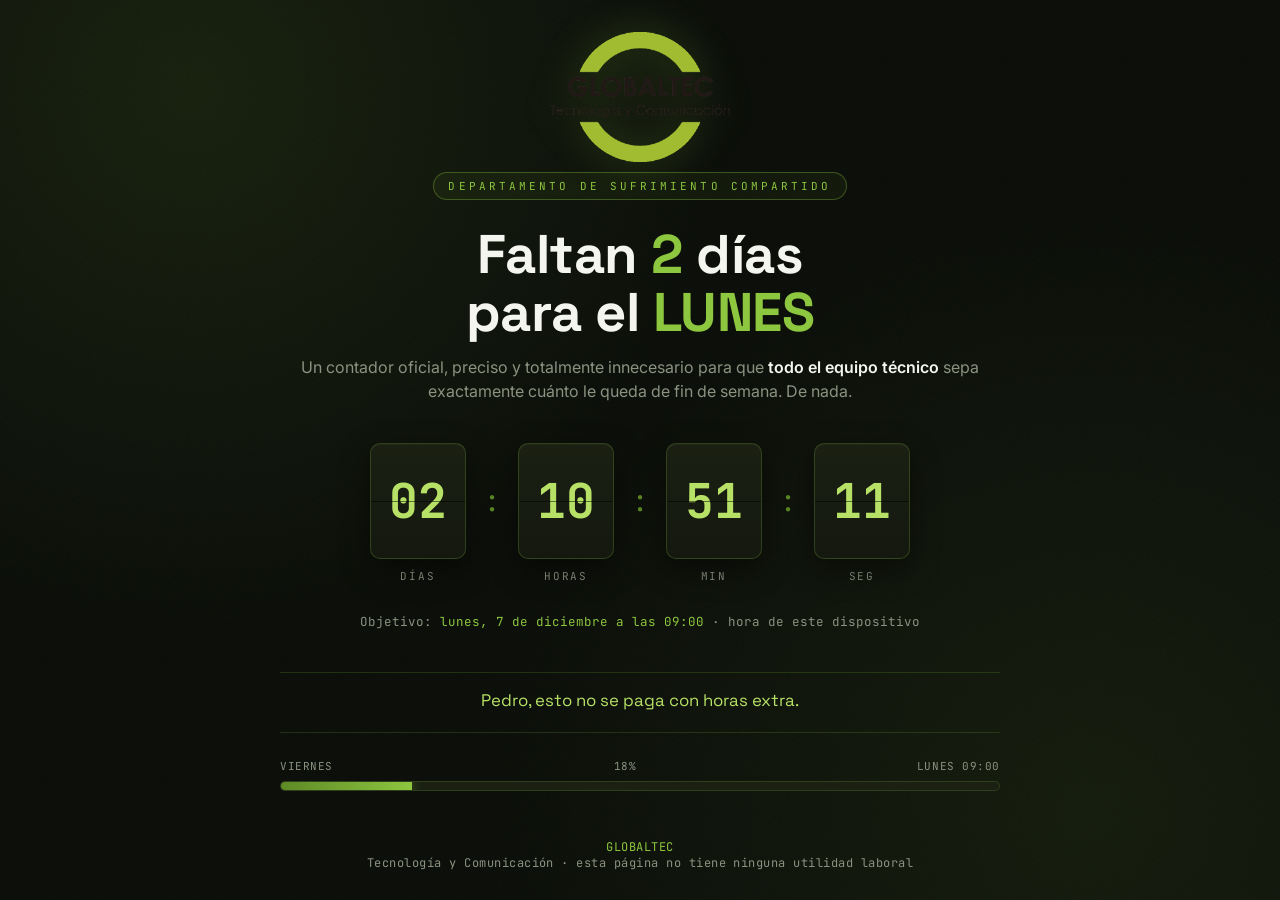
<file: contador_lunes.html>
<!DOCTYPE html>
<html lang="es">
<head>
<meta charset="UTF-8">
<meta name="viewport" content="width=device-width, initial-scale=1.0">
<title>Cuenta atrás hasta el LUNES</title>
<link rel="preconnect" href="https://fonts.googleapis.com">
<link rel="preconnect" href="https://fonts.gstatic.com" crossorigin>
<link href="https://fonts.googleapis.com/css2?family=Space+Grotesk:wght@400;500;600;700&family=JetBrains+Mono:wght@400;500;700&family=Inter:wght@400;500;600&display=swap" rel="stylesheet">
<style>
  :root{
    --bg: #0a0d08;
    --panel: #14180f;
    --panel-2: #1b2013;
    --green: #8DC63F;
    --green-light: #B7E166;
    --green-dark: #5E8A26;
    --ink: #f3f5ee;
    --muted: #8b9280;
    --danger: #ff5252;
  }
  *{box-sizing:border-box; margin:0; padding:0;}
  html,body{height:100%;}
  body{
    background: var(--bg);
    background-image:
      radial-gradient(circle at 15% 10%, rgba(141,198,63,0.10), transparent 40%),
      radial-gradient(circle at 85% 90%, rgba(141,198,63,0.08), transparent 45%);
    color: var(--ink);
    font-family: 'Inter', sans-serif;
    min-height: 100vh;
    display:flex;
    flex-direction:column;
    align-items:center;
    padding: 32px 20px 60px;
    overflow-x:hidden;
  }

  .grain{
    position:fixed; inset:0; pointer-events:none; opacity:0.035; z-index:0;
    background-image:url("data:image/svg+xml,%3Csvg xmlns='http://www.w3.org/2000/svg' width='120' height='120'%3E%3Cfilter id='n'%3E%3CfeTurbulence type='fractalNoise' baseFrequency='0.9' numOctaves='2' stitchTiles='stitch'/%3E%3C/filter%3E%3Crect width='100%25' height='100%25' filter='url(%23n)'/%3E%3C/svg%3E");
  }

  header{
    display:flex; flex-direction:column; align-items:center;
    gap:10px; margin-bottom: 8px; z-index:1;
  }
  .logo{
    width: 190px;
    height:auto;
    filter: drop-shadow(0 0 18px rgba(141,198,63,0.25));
  }
  .eyebrow{
    font-family:'JetBrains Mono', monospace;
    letter-spacing: 0.28em;
    text-transform:uppercase;
    font-size: 11px;
    color: var(--green);
    border: 1px solid rgba(141,198,63,0.35);
    padding: 6px 14px;
    border-radius: 999px;
    background: rgba(141,198,63,0.06);
  }

  .hero{
    text-align:center;
    max-width: 720px;
    margin: 18px 0 30px;
    z-index:1;
  }
  h1{
    font-family:'Space Grotesk', sans-serif;
    font-weight:700;
    font-size: clamp(2rem, 6vw, 3.4rem);
    line-height: 1.05;
    letter-spacing:-0.01em;
  }
  h1 .accent{
    color: var(--green);
  }
  .subtitle{
    margin-top: 14px;
    color: var(--muted);
    font-size: 1rem;
    line-height:1.5;
  }
  .subtitle strong{ color: var(--ink); font-weight:600; }

  /* --- Flip board countdown --- */
  .board{
    display:flex;
    gap: clamp(8px, 2.5vw, 22px);
    z-index:1;
    margin: 10px 0 8px;
  }
  .unit{
    display:flex;
    flex-direction:column;
    align-items:center;
    gap: 10px;
  }
  .flip{
    position:relative;
    width: clamp(58px, 15vw, 96px);
    height: clamp(70px, 18vw, 116px);
    perspective: 400px;
  }
  .flip-card{
    position:absolute; inset:0;
    background: linear-gradient(180deg, var(--panel-2) 0%, var(--panel) 100%);
    border: 1px solid rgba(141,198,63,0.22);
    border-radius: 10px;
    display:flex; align-items:center; justify-content:center;
    font-family:'JetBrains Mono', monospace;
    font-weight:700;
    font-size: clamp(1.8rem, 6vw, 3rem);
    color: var(--green-light);
    box-shadow: 0 10px 30px rgba(0,0,0,0.45), inset 0 1px 0 rgba(255,255,255,0.03);
  }
  .flip-card::after{
    content:"";
    position:absolute; left:0; right:0; top:50%;
    height:1px;
    background: rgba(0,0,0,0.5);
  }
  .flip-card.pulse{ animation: pulse 1s ease; }
  @keyframes pulse{
    0%{ transform: scale(1); }
    30%{ transform: scale(1.05); color: var(--green); }
    100%{ transform: scale(1); }
  }
  .label{
    font-family:'JetBrains Mono', monospace;
    font-size: 11px;
    letter-spacing: 0.18em;
    text-transform:uppercase;
    color: var(--muted);
  }
  .colon{
    font-family:'Space Grotesk', sans-serif;
    font-size: clamp(1.4rem, 4vw, 2rem);
    color: var(--green-dark);
    align-self:center;
    padding-bottom: 26px;
  }

  .target-line{
    margin-top: 22px;
    font-family:'JetBrains Mono', monospace;
    font-size: 12.5px;
    color: var(--muted);
    text-align:center;
    z-index:1;
  }
  .target-line span{ color: var(--green); }

  /* --- Taunt ticker --- */
  .ticker-wrap{
    margin-top: 42px;
    width: min(720px, 100%);
    border-top: 1px solid rgba(141,198,63,0.18);
    border-bottom: 1px solid rgba(141,198,63,0.18);
    padding: 16px 0;
    z-index:1;
  }
  #taunt{
    text-align:center;
    font-family:'Space Grotesk', sans-serif;
    font-size: 1.05rem;
    color: var(--green-light);
    min-height: 1.6em;
    transition: opacity 0.4s ease;
  }

  .progress-wrap{
    width:min(720px, 100%);
    margin-top: 26px;
    z-index:1;
  }
  .progress-label{
    display:flex; justify-content:space-between;
    font-family:'JetBrains Mono', monospace;
    font-size: 11px;
    color: var(--muted);
    margin-bottom: 8px;
    letter-spacing:0.05em;
  }
  .progress-track{
    height: 10px;
    border-radius: 999px;
    background: var(--panel-2);
    border: 1px solid rgba(141,198,63,0.18);
    overflow:hidden;
  }
  .progress-fill{
    height:100%;
    background: linear-gradient(90deg, var(--green-dark), var(--green));
    width:0%;
    transition: width 1s linear;
    box-shadow: 0 0 12px rgba(141,198,63,0.5);
  }

  footer{
    margin-top: 48px;
    text-align:center;
    color: var(--muted);
    font-size: 12px;
    font-family:'JetBrains Mono', monospace;
    letter-spacing:0.04em;
    z-index:1;
  }
  footer .brand{ color: var(--green); }

  .weekend-banner{
    display:none;
    margin-top: 26px;
    text-align:center;
    font-family:'Space Grotesk', sans-serif;
    color: var(--danger);
    font-weight:600;
    z-index:1;
  }

  @media (prefers-reduced-motion: reduce){
    .flip-card.pulse{ animation:none; }
  }
</style>
</head>
<body>
<div class="grain"></div>

<header>
  <img class="logo" src="[data-uri]" alt="GLOBALTEC">
  <div class="eyebrow">Departamento de Sufrimiento Compartido</div>
</header>

<section class="hero">
  <h1>Faltan <span class="accent" id="hero-days">--</span> días<br>para el <span class="accent">LUNES</span></h1>
  <p class="subtitle">Un contador oficial, preciso y totalmente innecesario para que <strong>todo el equipo técnico</strong> sepa exactamente cuánto le queda de fin de semana. De nada.</p>
</section>

<div class="board" id="board">
  <div class="unit">
    <div class="flip"><div class="flip-card" id="d">00</div></div>
    <div class="label">Días</div>
  </div>
  <div class="colon">:</div>
  <div class="unit">
    <div class="flip"><div class="flip-card" id="h">00</div></div>
    <div class="label">Horas</div>
  </div>
  <div class="colon">:</div>
  <div class="unit">
    <div class="flip"><div class="flip-card" id="m">00</div></div>
    <div class="label">Min</div>
  </div>
  <div class="colon">:</div>
  <div class="unit">
    <div class="flip"><div class="flip-card" id="s">00</div></div>
    <div class="label">Seg</div>
  </div>
</div>

<div class="target-line">Objetivo: <span id="target-date">lunes a las 09:00</span> · hora de este dispositivo</div>

<div class="weekend-banner" id="weekend-banner">⚠ ES LUNES Y SON MÁS DE LAS 09:00 — LA CUENTA HA TERMINADO ⚠</div>

<div class="ticker-wrap">
  <div id="taunt">Cargando motivos para sufrir...</div>
</div>

<div class="progress-wrap">
  <div class="progress-label"><span>VIERNES</span><span id="pct">0%</span><span>LUNES 09:00</span></div>
  <div class="progress-track"><div class="progress-fill" id="progress"></div></div>
</div>

<footer>
  <div class="brand">GLOBALTEC</div>
  Tecnología y Comunicación · esta página no tiene ninguna utilidad laboral
</footer>

<script>
  const taunts = [
    "Pedro, esto no se paga con horas extra.",
    "Cada segundo que pasa es un segundo menos de fin de semana. Disfrútalo.",
    "Victor, ¿sabías que mirar el reloj no hace que vaya más despacio?",
    "El lunes no perdona.",
    "Respira hondo. Todavía queda... lo que marque el contador.",
    "El lunes siempre llega. Siempre.",
    "Pedro, técnicamente esto también es trabajo en equipo.",
    "Joselu certifica que este contador es 100% exacto y 0% necesario.",
    "Victor, consejo del día: no compartas esta página con el jefe.",
  ];

  function getNextMondayNine(){
    const now = new Date();
    const target = new Date(now);
    target.setHours(9,0,0,0);
    const day = target.getDay(); // 0 Sun ... 1 Mon
    let daysUntilMonday = (1 - day + 7) % 7;
    if(daysUntilMonday === 0 && target <= now){
      daysUntilMonday = 7;
    }
    target.setDate(target.getDate() + daysUntilMonday);
    return target;
  }

  function getReferenceStart(target){
    // reference start = the previous Friday 18:00 for a nice progress bar (from "hoy" perspective we just use 7 days before target as full window fallback)
    const start = new Date(target);
    start.setDate(start.getDate() - 3); // Friday same time, purely visual anchor
    return start;
  }

  const target = getNextMondayNine();
  const refStart = getReferenceStart(target);

  document.getElementById('target-date').textContent =
    target.toLocaleDateString('es-ES', { weekday:'long', day:'numeric', month:'long' }) + ' a las 09:00';

  function pad(n){ return String(n).padStart(2,'0'); }

  function flipUpdate(el, value){
    if(el.textContent !== value){
      el.textContent = value;
      el.classList.remove('pulse');
      void el.offsetWidth;
      el.classList.add('pulse');
    }
  }

  function tick(){
    const now = new Date();
    let diff = target - now;

    if(diff <= 0){
      document.getElementById('d').textContent = '00';
      document.getElementById('h').textContent = '00';
      document.getElementById('m').textContent = '00';
      document.getElementById('s').textContent = '00';
      document.getElementById('hero-days').textContent = '0';
      document.getElementById('weekend-banner').style.display = 'block';
      document.getElementById('progress').style.width = '100%';
      document.getElementById('pct').textContent = '100%';
      document.getElementById('taunt').textContent = 'Es lunes. Ya no hay excusa. A currar.';
      return;
    }

    const totalSeconds = Math.floor(diff / 1000);
    const days = Math.floor(totalSeconds / 86400);
    const hours = Math.floor((totalSeconds % 86400) / 3600);
    const minutes = Math.floor((totalSeconds % 3600) / 60);
    const seconds = totalSeconds % 60;

    flipUpdate(document.getElementById('d'), pad(days));
    flipUpdate(document.getElementById('h'), pad(hours));
    flipUpdate(document.getElementById('m'), pad(minutes));
    flipUpdate(document.getElementById('s'), pad(seconds));

    document.getElementById('hero-days').textContent = days;

    const totalWindow = target - refStart;
    const elapsed = now - refStart;
    let pct = Math.min(100, Math.max(0, (elapsed / totalWindow) * 100));
    document.getElementById('progress').style.width = pct.toFixed(1) + '%';
    document.getElementById('pct').textContent = pct.toFixed(0) + '%';
  }

  tick();
  setInterval(tick, 1000);

  let tauntIndex = 0;
  function rotateTaunt(){
    const el = document.getElementById('taunt');
    el.style.opacity = 0;
    setTimeout(() => {
      el.textContent = taunts[tauntIndex % taunts.length];
      tauntIndex++;
      el.style.opacity = 1;
    }, 400);
  }
  rotateTaunt();
  setInterval(rotateTaunt, 4000);
</script>

</body>
</html>
</file>
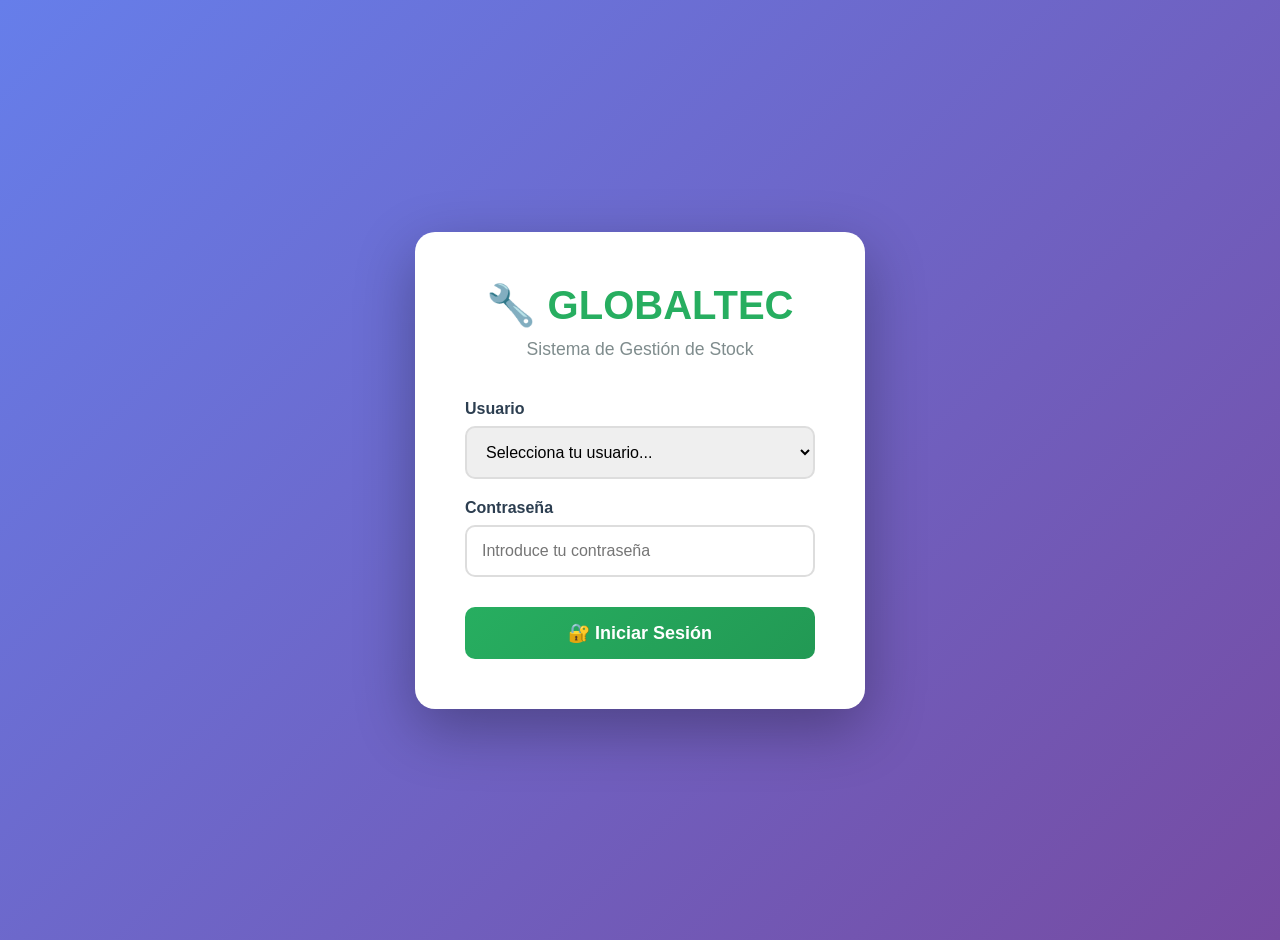
<file: globaltec-stock.html>
<!DOCTYPE html>
<html lang="es">
<head>
    <meta charset="UTF-8">
    <meta name="viewport" content="width=device-width, initial-scale=1.0">
    <title>GLOBALTEC - Gestión de Stock Cashlogy</title>
    <style>
        * {
            margin: 0;
            padding: 0;
            box-sizing: border-box;
        }

        body {
            font-family: 'Segoe UI', Tahoma, Geneva, Verdana, sans-serif;
            background: linear-gradient(135deg, #667eea 0%, #764ba2 100%);
            min-height: 100vh;
            padding: 20px;
        }

        /* LOGIN STYLES */
        .login-container {
            display: flex;
            justify-content: center;
            align-items: center;
            min-height: 100vh;
            padding: 20px;
        }

        .login-box {
            background: white;
            border-radius: 20px;
            box-shadow: 0 20px 60px rgba(0,0,0,0.3);
            padding: 50px;
            max-width: 450px;
            width: 100%;
            animation: slideDown 0.5s ease;
        }

        @keyframes slideDown {
            from {
                opacity: 0;
                transform: translateY(-50px);
            }
            to {
                opacity: 1;
                transform: translateY(0);
            }
        }

        .login-header {
            text-align: center;
            margin-bottom: 40px;
        }

        .login-header h1 {
            font-size: 2.5em;
            color: #27ae60;
            margin-bottom: 10px;
        }

        .login-header p {
            color: #7f8c8d;
            font-size: 1.1em;
        }

        .login-form {
            display: flex;
            flex-direction: column;
            gap: 20px;
        }

        .login-form-group {
            display: flex;
            flex-direction: column;
        }

        .login-form-group label {
            font-weight: 600;
            color: #2c3e50;
            margin-bottom: 8px;
            font-size: 1em;
        }

        .login-form-group select,
        .login-form-group input {
            padding: 15px;
            border: 2px solid #ddd;
            border-radius: 10px;
            font-size: 16px;
            transition: all 0.3s;
        }

        .login-form-group select:focus,
        .login-form-group input:focus {
            outline: none;
            border-color: #27ae60;
            box-shadow: 0 0 0 3px rgba(39, 174, 96, 0.1);
        }

        .login-btn {
            padding: 15px;
            background: linear-gradient(135deg, #27ae60 0%, #229954 100%);
            color: white;
            border: none;
            border-radius: 10px;
            font-size: 18px;
            font-weight: 600;
            cursor: pointer;
            transition: all 0.3s;
            margin-top: 10px;
        }

        .login-btn:hover {
            transform: translateY(-2px);
            box-shadow: 0 5px 20px rgba(39, 174, 96, 0.4);
        }

        .login-error {
            background: #f8d7da;
            color: #721c24;
            padding: 12px;
            border-radius: 8px;
            border: 1px solid #f5c6cb;
            display: none;
            text-align: center;
        }

        .login-error.show {
            display: block;
            animation: shake 0.5s;
        }

        @keyframes shake {
            0%, 100% { transform: translateX(0); }
            25% { transform: translateX(-10px); }
            75% { transform: translateX(10px); }
        }

        /* MAIN APP STYLES */
        .app-container {
            display: none;
        }

        .app-container.active {
            display: block;
        }

        .container {
            max-width: 1400px;
            margin: 0 auto;
            background: white;
            border-radius: 20px;
            box-shadow: 0 20px 60px rgba(0,0,0,0.3);
            overflow: hidden;
        }

        .header {
            background: linear-gradient(135deg, #27ae60 0%, #229954 100%);
            color: white;
            padding: 30px;
            text-align: center;
            position: relative;
        }

        .header h1 {
            font-size: 2.5em;
            margin-bottom: 10px;
        }

        .header p {
            font-size: 1.1em;
            opacity: 0.9;
        }

        .user-info {
            position: absolute;
            top: 20px;
            right: 30px;
            background: rgba(255,255,255,0.2);
            padding: 10px 20px;
            border-radius: 25px;
            display: flex;
            align-items: center;
            gap: 15px;
        }

        .user-name {
            font-weight: 600;
        }

        .logout-btn {
            background: white;
            color: #27ae60;
            border: none;
            padding: 8px 15px;
            border-radius: 20px;
            font-weight: 600;
            cursor: pointer;
            transition: all 0.3s;
        }

        .logout-btn:hover {
            background: #ecf0f1;
            transform: scale(1.05);
        }

        .nav-tabs {
            display: flex;
            background: #ecf0f1;
            overflow-x: auto;
            border-bottom: 3px solid #27ae60;
        }

        .nav-tab {
            flex: 1;
            min-width: 150px;
            padding: 20px;
            text-align: center;
            cursor: pointer;
            background: #ecf0f1;
            border: none;
            font-size: 16px;
            font-weight: 600;
            color: #2c3e50;
            transition: all 0.3s;
            position: relative;
        }

        .nav-tab:hover {
            background: #d5dbdb;
        }

        .nav-tab.active {
            background: white;
            color: #27ae60;
        }

        .nav-tab.active::after {
            content: '';
            position: absolute;
            bottom: -3px;
            left: 0;
            right: 0;
            height: 3px;
            background: #27ae60;
        }

        .content {
            padding: 30px;
        }

        .tab-content {
            display: none;
        }

        .tab-content.active {
            display: block;
            animation: fadeIn 0.3s;
        }

        @keyframes fadeIn {
            from { opacity: 0; transform: translateY(10px); }
            to { opacity: 1; transform: translateY(0); }
        }

        .stats-grid {
            display: grid;
            grid-template-columns: repeat(auto-fit, minmax(250px, 1fr));
            gap: 20px;
            margin-bottom: 30px;
        }

        .stat-card {
            background: linear-gradient(135deg, #27ae60 0%, #229954 100%);
            color: white;
            padding: 25px;
            border-radius: 15px;
            box-shadow: 0 5px 15px rgba(0,0,0,0.1);
        }

        .stat-card h3 {
            font-size: 0.9em;
            opacity: 0.9;
            margin-bottom: 10px;
        }

        .stat-card .value {
            font-size: 2.5em;
            font-weight: bold;
        }

        .form-group {
            margin-bottom: 20px;
            position: relative;
        }

        .form-group label {
            display: block;
            margin-bottom: 8px;
            font-weight: 600;
            color: #2c3e50;
        }

        .form-group input,
        .form-group select,
        .form-group textarea {
            width: 100%;
            padding: 12px;
            border: 2px solid #ddd;
            border-radius: 8px;
            font-size: 16px;
            transition: border-color 0.3s;
        }

        .form-group input:focus,
        .form-group select:focus,
        .form-group textarea:focus {
            outline: none;
            border-color: #27ae60;
        }

        .autocomplete-items {
            position: absolute;
            border: 1px solid #d4d4d4;
            border-top: none;
            z-index: 99;
            top: 100%;
            left: 0;
            right: 0;
            max-height: 200px;
            overflow-y: auto;
            background: white;
            border-radius: 0 0 8px 8px;
            box-shadow: 0 4px 6px rgba(0,0,0,0.1);
        }

        .autocomplete-items div {
            padding: 10px;
            cursor: pointer;
            border-bottom: 1px solid #e0e0e0;
        }

        .autocomplete-items div:hover {
            background-color: #e8f5e9;
        }

        .autocomplete-active {
            background-color: #27ae60 !important;
            color: white;
        }

        .btn {
            padding: 12px 30px;
            border: none;
            border-radius: 8px;
            font-size: 16px;
            font-weight: 600;
            cursor: pointer;
            transition: all 0.3s;
        }

        .btn-primary {
            background: #27ae60;
            color: white;
        }

        .btn-primary:hover {
            background: #229954;
            transform: translateY(-2px);
            box-shadow: 0 5px 15px rgba(39, 174, 96, 0.3);
        }

        .btn-success {
            background: #27ae60;
            color: white;
        }

        .btn-success:hover {
            background: #229954;
        }

        .btn-danger {
            background: #e74c3c;
            color: white;
        }

        .btn-danger:hover {
            background: #c0392b;
        }

        .btn:disabled {
            background: #95a5a6;
            cursor: not-allowed;
            opacity: 0.6;
        }

        .btn:disabled:hover {
            transform: none;
            box-shadow: none;
        }

        .table-container {
            overflow-x: auto;
            margin-top: 20px;
            border-radius: 10px;
            box-shadow: 0 2px 10px rgba(0,0,0,0.1);
        }

        table {
            width: 100%;
            border-collapse: collapse;
            background: white;
        }

        th {
            background: #27ae60;
            color: white;
            padding: 15px;
            text-align: left;
            font-weight: 600;
        }

        td {
            padding: 15px;
            border-bottom: 1px solid #ecf0f1;
        }

        tr:hover {
            background: #f8f9fa;
        }

        .badge {
            display: inline-block;
            padding: 5px 12px;
            border-radius: 20px;
            font-size: 0.85em;
            font-weight: 600;
        }

        .badge-success {
            background: #d4edda;
            color: #155724;
        }

        .badge-warning {
            background: #fff3cd;
            color: #856404;
        }

        .badge-danger {
            background: #f8d7da;
            color: #721c24;
        }

        .badge-admin {
            background: #d1ecf1;
            color: #0c5460;
        }

        .search-box {
            width: 100%;
            padding: 12px 20px;
            border: 2px solid #ddd;
            border-radius: 8px;
            font-size: 16px;
            margin-bottom: 20px;
        }

        .search-box:focus {
            outline: none;
            border-color: #27ae60;
        }

        .alert {
            padding: 15px 20px;
            border-radius: 8px;
            margin-bottom: 20px;
        }

        .alert-success {
            background: #d4edda;
            color: #155724;
            border: 1px solid #c3e6cb;
        }

        .alert-info {
            background: #d1ecf1;
            color: #0c5460;
            border: 1px solid #bee5eb;
        }

        .alert-warning {
            background: #fff3cd;
            color: #856404;
            border: 1px solid #ffeaa7;
        }

        .inventory-grid {
            display: grid;
            grid-template-columns: repeat(auto-fill, minmax(200px, 1fr));
            gap: 15px;
            margin-top: 20px;
        }

        .inventory-item {
            background: white;
            border: 2px solid #ecf0f1;
            border-radius: 10px;
            padding: 20px;
            text-align: center;
            transition: all 0.3s;
        }

        .inventory-item:hover {
            transform: translateY(-5px);
            box-shadow: 0 5px 20px rgba(0,0,0,0.1);
            border-color: #27ae60;
        }

        .inventory-item h4 {
            color: #2c3e50;
            margin-bottom: 10px;
        }

        .inventory-item .stock-value {
            font-size: 2em;
            font-weight: bold;
            color: #27ae60;
            margin: 10px 0;
        }

        .timeline {
            position: relative;
            padding-left: 30px;
        }

        .timeline-item {
            position: relative;
            padding-bottom: 20px;
        }

        .timeline-item::before {
            content: '';
            position: absolute;
            left: -23px;
            top: 0;
            width: 10px;
            height: 10px;
            border-radius: 50%;
            background: #27ae60;
        }

        .timeline-item::after {
            content: '';
            position: absolute;
            left: -19px;
            top: 10px;
            width: 2px;
            height: 100%;
            background: #ddd;
        }

        .timeline-item:last-child::after {
            display: none;
        }

        @media (max-width: 768px) {
            .header h1 {
                font-size: 1.8em;
            }

            .user-info {
                position: static;
                margin-top: 15px;
                justify-content: center;
            }

            .stats-grid {
                grid-template-columns: 1fr;
            }

            .nav-tab {
                font-size: 14px;
                padding: 15px 10px;
            }

            .content {
                padding: 15px;
            }

            table {
                font-size: 14px;
            }

            th, td {
                padding: 10px;
            }

            .login-box {
                padding: 30px;
            }
        }

        .form-row {
            display: grid;
            grid-template-columns: repeat(auto-fit, minmax(250px, 1fr));
            gap: 20px;
        }

        .quick-actions {
            display: flex;
            gap: 10px;
            flex-wrap: wrap;
            margin-bottom: 20px;
        }

        .substitution-number {
            display: inline-block;
            background: #27ae60;
            color: white;
            padding: 4px 10px;
            border-radius: 5px;
            font-family: monospace;
            font-weight: bold;
            font-size: 0.9em;
        }

        .rma-number {
            display: inline-block;
            background: #3498db;
            color: white;
            padding: 4px 10px;
            border-radius: 5px;
            font-family: monospace;
            font-weight: bold;
            font-size: 0.9em;
        }

        .permission-notice {
            background: #fff3cd;
            border: 1px solid #ffeaa7;
            color: #856404;
            padding: 15px;
            border-radius: 8px;
            margin-bottom: 20px;
            text-align: center;
        }
    </style>
</head>
<body>
    <!-- LOGIN SCREEN -->
    <div id="loginScreen" class="login-container">
        <div class="login-box">
            <div class="login-header">
                <h1>🔧 GLOBALTEC</h1>
                <p>Sistema de Gestión de Stock</p>
            </div>
            
            <div class="login-error" id="loginError">
                ❌ Usuario o contraseña incorrectos
            </div>
            
            <form class="login-form" id="loginForm" onsubmit="handleLogin(event)">
                <div class="login-form-group">
                    <label for="username">Usuario</label>
                    <select id="username" required>
                        <option value="">Selecciona tu usuario...</option>
                        <option value="ANTONIO">Antonio</option>
                        <option value="JOSELU">Joselu</option>
                        <option value="RUBEN">Rubén</option>
                        <option value="FRAN">Fran</option>
                        <option value="IRENE">Irene</option>
                        <option value="ANGELA">Ángela</option>
                        <option value="DAVID">David</option>
                        <option value="VICTOR">Víctor</option>
                    </select>
                </div>
                
                <div class="login-form-group">
                    <label for="password">Contraseña</label>
                    <input type="password" id="password" placeholder="Introduce tu contraseña" required>
                </div>
                
                <button type="submit" class="login-btn">🔐 Iniciar Sesión</button>
            </form>
        </div>
    </div>

    <!-- MAIN APPLICATION -->
    <div id="appScreen" class="app-container">
        <div class="container">
            <div class="header">
                <div class="user-info">
                    <span class="user-name">👤 <span id="currentUserName"></span></span>
                    <span class="badge badge-admin" id="userRole"></span>
                    <button class="logout-btn" onclick="logout()">Cerrar Sesión</button>
                </div>
                <h1>🔧 GLOBALTEC</h1>
                <p>Sistema de Gestión de Stock - Cashlogy y TPVs</p>
            </div>

            <div class="nav-tabs">
                <button class="nav-tab active" onclick="switchTab('dashboard')">📊 Dashboard</button>
                <button class="nav-tab" onclick="switchTab('inventory')">📦 Inventario</button>
                <button class="nav-tab" onclick="switchTab('assign')">🔄 Asignar Pieza</button>
                <button class="nav-tab" onclick="switchTab('tracking')">📍 Trazabilidad</button>
                <button class="nav-tab" onclick="switchTab('movements')">📋 Movimientos</button>
                <button class="nav-tab" onclick="switchTab('search')">🔍 Buscar Pieza</button>
            </div>

            <div class="content">
                <!-- Dashboard Tab -->
                <div id="dashboard" class="tab-content active">
                    <h2 style="margin-bottom: 20px; color: #2c3e50;">Panel de Control</h2>
                    
                    <div class="stats-grid">
                        <div class="stat-card">
                            <h3>PIEZAS TOTALES</h3>
                            <div class="value" id="totalPieces">0</div>
                        </div>
                        <div class="stat-card" style="background: linear-gradient(135deg, #11998e 0%, #38ef7d 100%);">
                            <h3>DISPONIBLES</h3>
                            <div class="value" id="availablePieces">0</div>
                        </div>
                        <div class="stat-card" style="background: linear-gradient(135deg, #f093fb 0%, #f5576c 100%);">
                            <h3>ASIGNADAS</h3>
                            <div class="value" id="assignedPieces">0</div>
                        </div>
                        <div class="stat-card" style="background: linear-gradient(135deg, #fa709a 0%, #fee140 100%);">
                            <h3>CLIENTES ACTIVOS</h3>
                            <div class="value" id="activeClients">0</div>
                        </div>
                    </div>

                    <div class="alert alert-info">
                        <strong>📌 Información:</strong> Sistema actualizado en tiempo real. Última sincronización: <span id="lastUpdate"></span>
                    </div>

                    <h3 style="margin: 30px 0 15px; color: #2c3e50;">Resumen de Stock por Tipo</h3>
                    <div class="inventory-grid" id="dashboardInventory"></div>

                    <h3 style="margin: 30px 0 15px; color: #2c3e50;">⚠️ Alertas Recientes</h3>
                    <div id="alertsContainer"></div>
                </div>

                <!-- Inventory Tab -->
                <div id="inventory" class="tab-content">
                    <h2 style="margin-bottom: 20px; color: #2c3e50;">Control de Inventario</h2>
                    
                    <div id="adminOnlyNotice" class="permission-notice" style="display: none;">
                        ⚠️ Solo puedes <strong>ver</strong> el inventario. No tienes permisos para añadir o eliminar stock.
                    </div>
                    
                    <div class="quick-actions">
                        <button class="btn btn-primary" id="exportBtn" onclick="exportInventory()">📥 Exportar</button>
                    </div>

                    <input type="text" class="search-box" placeholder="🔍 Buscar pieza..." id="inventorySearch" onkeyup="filterInventory()">

                    <div class="table-container">
                        <table id="inventoryTable">
                            <thead>
                                <tr>
                                    <th>Tipo de Pieza</th>
                                    <th>Stock Total</th>
                                    <th>Disponible</th>
                                    <th>Asignado</th>
                                    <th>Estado</th>
                                    <th id="actionsHeader">Acciones</th>
                                </tr>
                            </thead>
                            <tbody id="inventoryTableBody"></tbody>
                        </table>
                    </div>
                </div>

                <!-- Assign Piece Tab -->
                <div id="assign" class="tab-content">
                    <h2 style="margin-bottom: 20px; color: #2c3e50;">Asignar Pieza a Cliente</h2>
                    
                    <div style="max-width: 800px; margin: 0 auto;">
                        <div class="form-row">
                            <div class="form-group">
                                <label>Tipo de Pieza *</label>
                                <select id="assignPieceType" onchange="updateAvailableStock()">
                                    <option value="">Seleccionar...</option>
                                </select>
                            </div>
                            
                            <div class="form-group">
                                <label>Stock Disponible</label>
                                <input type="text" id="availableStock" readonly style="background: #ecf0f1; font-weight: bold;">
                            </div>
                        </div>

                        <div class="form-row">
                            <div class="form-group">
                                <label>Nombre del Cliente *</label>
                                <input type="text" id="clientName" placeholder="Ej: Carrefour Express Madrid" autocomplete="off">
                                <div id="clientAutocomplete" class="autocomplete-items"></div>
                            </div>

                            <div class="form-group">
                                <label>Técnico Responsable *</label>
                                <select id="technicianName">
                                    <option value="">Seleccionar técnico...</option>
                                    <option value="David">David</option>
                                    <option value="Joselu">Joselu</option>
                                    <option value="Pedro">Pedro</option>
                                    <option value="Antonio">Antonio</option>
                                    <option value="Fran">Fran</option>
                                    <option value="Victor">Victor</option>
                                    <option value="Ruben">Ruben</option>
                                </select>
                            </div>
                        </div>

                        <div class="form-row">
                            <div class="form-group">
                                <label>Número de Sustitución (Pegatina) *</label>
                                <input type="text" id="substitutionNumber" placeholder="Ej: SUB-001, SUB-002..." style="text-transform: uppercase;">
                            </div>

                            <div class="form-group">
                                <label>Número RMA *</label>
                                <input type="text" id="rmaNumber" placeholder="Ej: RMA-2024-001" style="text-transform: uppercase;">
                            </div>
                        </div>

                        <div class="form-group">
                            <label>Observaciones</label>
                            <textarea id="assignNotes" rows="3" placeholder="Motivo de la sustitución, estado de la pieza original, etc."></textarea>
                        </div>

                        <button class="btn btn-primary" onclick="assignPiece()" style="width: 100%; margin-top: 10px;">
                            ✅ Asignar Pieza al Cliente
                        </button>
                    </div>
                </div>

                <!-- Tracking Tab -->
                <div id="tracking" class="tab-content">
                    <h2 style="margin-bottom: 20px; color: #2c3e50;">Trazabilidad de Piezas</h2>
                    
                    <div class="alert alert-info" style="margin-bottom: 20px;">
                        <strong>ℹ️ Información:</strong> <strong>RMA</strong> = Return Merchandise Authorization (Autorización de Devolución de Mercancía)
                    </div>
                    
                    <input type="text" class="search-box" placeholder="🔍 Buscar por cliente, técnico, número de sustitución o RMA..." id="trackingSearch" onkeyup="filterTracking()">

                    <div class="table-container">
                        <table id="trackingTable">
                            <thead>
                                <tr>
                                    <th>N° Sustitución</th>
                                    <th>N° RMA</th>
                                    <th>Pieza</th>
                                    <th>Cliente</th>
                                    <th>Técnico</th>
                                    <th>Fecha Asignación</th>
                                    <th>Días Fuera</th>
                                    <th>Acciones</th>
                                </tr>
                            </thead>
                            <tbody id="trackingTableBody"></tbody>
                        </table>
                    </div>
                </div>

                <!-- Movements Tab -->
                <div id="movements" class="tab-content">
                    <h2 style="margin-bottom: 20px; color: #2c3e50;">Historial de Movimientos</h2>
                    
                    <div class="form-row" style="margin-bottom: 20px;">
                        <div class="form-group">
                            <label>Filtrar por Tipo</label>
                            <select id="movementTypeFilter" onchange="filterMovements()">
                                <option value="">Todos</option>
                                <option value="assign">Asignaciones</option>
                                <option value="return">Devoluciones</option>
                                <option value="add">Añadir Stock</option>
                            </select>
                        </div>
                        <div class="form-group">
                            <label>Buscar</label>
                            <input type="text" id="movementSearch" placeholder="Cliente, técnico, N° sustitución, RMA..." onkeyup="filterMovements()">
                        </div>
                    </div>

                    <div class="timeline" id="movementsTimeline"></div>
                </div>

                <!-- Search Tab -->
                <div id="search" class="tab-content">
                    <h2 style="margin-bottom: 20px; color: #2c3e50;">Buscar Pieza</h2>
                    
                    <div class="alert alert-info" style="max-width: 600px; margin: 0 auto 20px;">
                        <strong>🔍 Puedes buscar por:</strong><br>
                        • Número de Sustitución (Pegatina): <span class="substitution-number">SUB-001</span><br>
                        • Número RMA: <span class="rma-number">RMA-2024-001</span>
                    </div>

                    <div style="max-width: 600px; margin: 0 auto;">
                        <div class="form-group">
                            <label>Introduce el Número de Sustitución (Pegatina) o RMA</label>
                            <input type="text" id="searchSubNumber" placeholder="Ej: SUB-001 o RMA-2024-001" style="text-transform: uppercase; font-size: 1.2em; text-align: center;">
                        </div>
                        <button class="btn btn-primary" onclick="searchBySubstitution()" style="width: 100%;">
                            🔍 Buscar Pieza
                        </button>
                    </div>

                    <div id="searchResults" style="margin-top: 30px;"></div>
                </div>
            </div>
        </div>
    </div>

    <script>
        // SISTEMA DE USUARIOS Y PERMISOS
        const USERS = {
            'ANTONIO': { password: '017392', isAdmin: false },
            'JOSELU': { password: '017392', isAdmin: false },
            'RUBEN': { password: '017392', isAdmin: true },
            'FRAN': { password: '017392', isAdmin: false },
            'IRENE': { password: '017392', isAdmin: true },
            'ANGELA': { password: '017392', isAdmin: true },
            'DAVID': { password: '017392', isAdmin: false },
            'VICTOR': { password: '017392', isAdmin: false }
        };

        let currentUser = null;

        // MANEJO DEL LOGIN
        function handleLogin(event) {
            event.preventDefault();
            
            const username = document.getElementById('username').value;
            const password = document.getElementById('password').value;
            const errorDiv = document.getElementById('loginError');
            
            if (USERS[username] && USERS[username].password === password) {
                currentUser = {
                    name: username,
                    isAdmin: USERS[username].isAdmin
                };
                
                // Guardar sesión
                sessionStorage.setItem('globaltec_user', JSON.stringify(currentUser));
                
                // Mostrar aplicación
                showApp();
            } else {
                errorDiv.classList.add('show');
                setTimeout(() => errorDiv.classList.remove('show'), 3000);
            }
        }

        function showApp() {
            document.getElementById('loginScreen').style.display = 'none';
            document.getElementById('appScreen').classList.add('active');
            
            // Actualizar info del usuario
            document.getElementById('currentUserName').textContent = currentUser.name;
            document.getElementById('userRole').textContent = currentUser.isAdmin ? 'Administrador' : 'Usuario';
            
            // Aplicar permisos
            applyPermissions();
            
            // Inicializar dashboard
            updateDashboard();
        }

        function logout() {
            if (confirm('¿Seguro que quieres cerrar sesión?')) {
                sessionStorage.removeItem('globaltec_user');
                currentUser = null;
                
                document.getElementById('loginScreen').style.display = 'flex';
                document.getElementById('appScreen').classList.remove('active');
                
                // Limpiar formulario
                document.getElementById('username').value = '';
                document.getElementById('password').value = '';
            }
        }

        function applyPermissions() {
            const adminNotice = document.getElementById('adminOnlyNotice');
            
            if (!currentUser.isAdmin) {
                // Mostrar aviso de solo lectura
                adminNotice.style.display = 'block';
                
                // Ocultar columna de acciones en inventario
                document.getElementById('actionsHeader').style.display = 'none';
            } else {
                adminNotice.style.display = 'none';
                document.getElementById('actionsHeader').style.display = '';
            }
        }

        // Verificar sesión al cargar
        window.addEventListener('load', function() {
            const savedUser = sessionStorage.getItem('globaltec_user');
            if (savedUser) {
                currentUser = JSON.parse(savedUser);
                showApp();
            }
        });

        // Base de datos en localStorage (persistente)
        class StockDB {
            constructor() {
                this.initDB();
            }

            initDB() {
                if (!localStorage.getItem('globaltec_inventory')) {
                    const initialInventory = {
                        'Bulks': { total: 0, available: 0, assigned: 0 },
                        'H2': { total: 0, available: 0, assigned: 0 },
                        'Vertical 1500': { total: 0, available: 0, assigned: 0 },
                        'Horizontal 1500': { total: 0, available: 0, assigned: 0 },
                        'Vertical 2023': { total: 0, available: 0, assigned: 0 },
                        'Horizontal 2023': { total: 0, available: 0, assigned: 0 },
                        'Entrada Unitaria con USB': { total: 0, available: 0, assigned: 0 },
                        'Entrada Unitaria sin USB': { total: 0, available: 0, assigned: 0 }
                    };
                    localStorage.setItem('globaltec_inventory', JSON.stringify(initialInventory));
                }

                if (!localStorage.getItem('globaltec_assignments')) {
                    localStorage.setItem('globaltec_assignments', JSON.stringify([]));
                }

                if (!localStorage.getItem('globaltec_movements')) {
                    localStorage.setItem('globaltec_movements', JSON.stringify([]));
                }

                if (!localStorage.getItem('globaltec_clients')) {
                    localStorage.setItem('globaltec_clients', JSON.stringify([]));
                }
            }

            getInventory() {
                return JSON.parse(localStorage.getItem('globaltec_inventory'));
            }

            setInventory(inventory) {
                localStorage.setItem('globaltec_inventory', JSON.stringify(inventory));
            }

            getAssignments() {
                return JSON.parse(localStorage.getItem('globaltec_assignments'));
            }

            setAssignments(assignments) {
                localStorage.setItem('globaltec_assignments', JSON.stringify(assignments));
            }

            getMovements() {
                return JSON.parse(localStorage.getItem('globaltec_movements'));
            }

            addMovement(movement) {
                const movements = this.getMovements();
                movements.unshift(movement);
                localStorage.setItem('globaltec_movements', JSON.stringify(movements));
            }

            getClients() {
                return JSON.parse(localStorage.getItem('globaltec_clients'));
            }

            addClient(clientName) {
                const clients = this.getClients();
                if (!clients.includes(clientName)) {
                    clients.push(clientName);
                    localStorage.setItem('globaltec_clients', JSON.stringify(clients));
                }
            }
        }

        const db = new StockDB();

        // Función para calcular días transcurridos correctamente
        function calculateDaysOut(dateString) {
            const assignDate = new Date(dateString);
            const now = new Date();
            
            // Normalizar las fechas a medianoche para cálculo preciso
            assignDate.setHours(0, 0, 0, 0);
            now.setHours(0, 0, 0, 0);
            
            const diffTime = now.getTime() - assignDate.getTime();
            const diffDays = Math.floor(diffTime / (1000 * 60 * 60 * 24));
            
            return diffDays;
        }

        // Autocompletado de clientes
        const clientInput = document.getElementById('clientName');
        const autocompleteContainer = document.getElementById('clientAutocomplete');

        clientInput.addEventListener('input', function() {
            const value = this.value.toLowerCase();
            autocompleteContainer.innerHTML = '';
            
            if (!value) return;
            
            const clients = db.getClients();
            const matches = clients.filter(client => 
                client.toLowerCase().includes(value)
            );
            
            matches.forEach(client => {
                const div = document.createElement('div');
                div.textContent = client;
                div.addEventListener('click', function() {
                    clientInput.value = client;
                    autocompleteContainer.innerHTML = '';
                });
                autocompleteContainer.appendChild(div);
            });
        });

        // Cerrar autocompletado al hacer click fuera
        document.addEventListener('click', function(e) {
            if (e.target !== clientInput) {
                autocompleteContainer.innerHTML = '';
            }
        });

        // Cambiar entre pestañas
        function switchTab(tabName) {
            document.querySelectorAll('.tab-content').forEach(tab => {
                tab.classList.remove('active');
            });
            
            document.querySelectorAll('.nav-tab').forEach(btn => {
                btn.classList.remove('active');
            });
            
            document.getElementById(tabName).classList.add('active');
            event.target.classList.add('active');
            
            if (tabName === 'dashboard') updateDashboard();
            if (tabName === 'inventory') updateInventoryTable();
            if (tabName === 'tracking') updateTrackingTable();
            if (tabName === 'movements') updateMovementsTimeline();
            if (tabName === 'assign') populateAssignSelect();
        }

        // Actualizar Dashboard
        function updateDashboard() {
            const inventory = db.getInventory();
            const assignments = db.getAssignments();
            
            let totalPieces = 0;
            let availablePieces = 0;
            let assignedPieces = 0;
            
            Object.values(inventory).forEach(item => {
                totalPieces += item.total;
                availablePieces += item.available;
                assignedPieces += item.assigned;
            });
            
            document.getElementById('totalPieces').textContent = totalPieces;
            document.getElementById('availablePieces').textContent = availablePieces;
            document.getElementById('assignedPieces').textContent = assignedPieces;
            
            const uniqueClients = new Set(assignments.map(a => a.client));
            document.getElementById('activeClients').textContent = uniqueClients.size;
            
            document.getElementById('lastUpdate').textContent = new Date().toLocaleString('es-ES');
            
            const dashboardInventory = document.getElementById('dashboardInventory');
            dashboardInventory.innerHTML = '';
            
            Object.entries(inventory).forEach(([name, data]) => {
                const status = data.available === 0 ? 'Sin stock' : 
                               data.available < 3 ? 'Stock bajo' : 'Disponible';
                const badgeClass = data.available === 0 ? 'badge-danger' : 
                                  data.available < 3 ? 'badge-warning' : 'badge-success';
                
                dashboardInventory.innerHTML += `
                    <div class="inventory-item">
                        <h4>${name}</h4>
                        <div class="stock-value">${data.available}</div>
                        <span class="badge ${badgeClass}">${status}</span>
                    </div>
                `;
            });
            
            updateAlerts();
        }

        function updateAlerts() {
            const inventory = db.getInventory();
            const assignments = db.getAssignments();
            const alertsContainer = document.getElementById('alertsContainer');
            let alerts = [];
            
            Object.entries(inventory).forEach(([name, data]) => {
                if (data.available === 0) {
                    alerts.push(`⚠️ <strong>Sin stock:</strong> ${name}`);
                } else if (data.available < 3 && data.available > 0) {
                    alerts.push(`⚡ <strong>Stock bajo:</strong> ${name} (${data.available} unidades)`);
                }
            });
            
            assignments.forEach(assignment => {
                const daysOut = calculateDaysOut(assignment.date);
                if (daysOut > 30) {
                    alerts.push(`🕐 <strong>${assignment.pieceType}</strong> (${assignment.substitutionNumber}) lleva ${daysOut} días con ${assignment.client}`);
                }
            });
            
            if (alerts.length === 0) {
                alertsContainer.innerHTML = '<div class="alert alert-success">✅ No hay alertas. Todo bajo control.</div>';
            } else {
                alertsContainer.innerHTML = alerts.map(alert => 
                    `<div class="alert alert-warning">${alert}</div>`
                ).join('');
            }
        }

        // Actualizar tabla de inventario
        function updateInventoryTable() {
            const inventory = db.getInventory();
            const tbody = document.getElementById('inventoryTableBody');
            tbody.innerHTML = '';
            
            Object.entries(inventory).forEach(([name, data]) => {
                const status = data.available === 0 ? 'Sin stock' : 
                               data.available < 3 ? 'Stock bajo' : 'OK';
                const badgeClass = data.available === 0 ? 'badge-danger' : 
                                  data.available < 3 ? 'badge-warning' : 'badge-success';
                
                let actionsHtml = '';
                if (currentUser.isAdmin) {
                    actionsHtml = `
                        <td>
                            <button class="btn btn-primary" style="padding: 5px 15px; font-size: 14px;" onclick="adjustStock('${name}', 1)">+1</button>
                            <button class="btn btn-danger" style="padding: 5px 15px; font-size: 14px; margin-left: 5px;" onclick="adjustStock('${name}', -1)">-1</button>
                        </td>
                    `;
                } else {
                    actionsHtml = '';
                }
                
                tbody.innerHTML += `
                    <tr>
                        <td><strong>${name}</strong></td>
                        <td>${data.total}</td>
                        <td><strong style="color: #27ae60;">${data.available}</strong></td>
                        <td><strong style="color: #e67e22;">${data.assigned}</strong></td>
                        <td><span class="badge ${badgeClass}">${status}</span></td>
                        ${actionsHtml}
                    </tr>
                `;
            });
        }

        // Ajustar stock
        function adjustStock(pieceName, change) {
            if (!currentUser.isAdmin) {
                alert('No tienes permisos para modificar el stock');
                return;
            }

            const inventory = db.getInventory();
            
            if (change > 0) {
                inventory[pieceName].total += change;
                inventory[pieceName].available += change;
                
                db.addMovement({
                    type: 'add',
                    pieceType: pieceName,
                    quantity: change,
                    date: new Date().toISOString(),
                    user: currentUser.name,
                    description: `Stock añadido: +${change} por ${currentUser.name}`
                });
            } else if (change < 0 && inventory[pieceName].available > 0) {
                inventory[pieceName].total += change;
                inventory[pieceName].available += change;
                
                db.addMovement({
                    type: 'remove',
                    pieceType: pieceName,
                    quantity: Math.abs(change),
                    date: new Date().toISOString(),
                    user: currentUser.name,
                    description: `Stock eliminado: ${change} por ${currentUser.name}`
                });
            } else {
                alert('No hay stock disponible para reducir');
                return;
            }
            
            db.setInventory(inventory);
            updateInventoryTable();
            updateDashboard();
            
            showNotification('Stock actualizado correctamente', 'success');
        }

        // Poblar select de asignación
        function populateAssignSelect() {
            const inventory = db.getInventory();
            const select = document.getElementById('assignPieceType');
            select.innerHTML = '<option value="">Seleccionar...</option>';
            
            Object.entries(inventory).forEach(([name, data]) => {
                if (data.available > 0) {
                    select.innerHTML += `<option value="${name}">${name} (${data.available} disponibles)</option>`;
                }
            });
        }

        // Actualizar stock disponible
        function updateAvailableStock() {
            const pieceType = document.getElementById('assignPieceType').value;
            const inventory = db.getInventory();
            
            if (pieceType && inventory[pieceType]) {
                document.getElementById('availableStock').value = `${inventory[pieceType].available} unidades`;
            } else {
                document.getElementById('availableStock').value = '';
            }
        }

        // Asignar pieza
        function assignPiece() {
            const pieceType = document.getElementById('assignPieceType').value;
            const clientName = document.getElementById('clientName').value.trim();
            const technicianName = document.getElementById('technicianName').value;
            const substitutionNumber = document.getElementById('substitutionNumber').value.trim().toUpperCase();
            const rmaNumber = document.getElementById('rmaNumber').value.trim().toUpperCase();
            const notes = document.getElementById('assignNotes').value.trim();
            
            if (!pieceType || !clientName || !technicianName || !substitutionNumber || !rmaNumber) {
                alert('Por favor completa todos los campos obligatorios (*)');
                return;
            }
            
            // Verificar que el número de sustitución no esté duplicado
            const assignments = db.getAssignments();
            if (assignments.some(a => a.substitutionNumber === substitutionNumber)) {
                alert('Este número de sustitución ya está en uso. Por favor usa otro.');
                return;
            }
            
            // Verificar que el número RMA no esté duplicado
            if (assignments.some(a => a.rmaNumber === rmaNumber)) {
                alert('Este número RMA ya está en uso. Por favor usa otro.');
                return;
            }
            
            const inventory = db.getInventory();
            
            if (inventory[pieceType].available < 1) {
                alert('No hay stock disponible de esta pieza');
                return;
            }
            
            // Actualizar inventario
            inventory[pieceType].available -= 1;
            inventory[pieceType].assigned += 1;
            db.setInventory(inventory);
            
            // Guardar cliente
            db.addClient(clientName);
            
            // Crear asignación
            const assignment = {
                id: Date.now(),
                pieceType,
                client: clientName,
                technician: technicianName,
                substitutionNumber: substitutionNumber,
                rmaNumber: rmaNumber,
                notes: notes || 'Sin observaciones',
                date: new Date().toISOString(),
                assignedBy: currentUser.name
            };
            
            assignments.push(assignment);
            db.setAssignments(assignments);
            
            // Registrar movimiento
            db.addMovement({
                type: 'assign',
                pieceType,
                client: clientName,
                technician: technicianName,
                substitutionNumber: substitutionNumber,
                rmaNumber: rmaNumber,
                date: new Date().toISOString(),
                user: currentUser.name,
                description: `Asignado a ${clientName} (${substitutionNumber} / ${rmaNumber}) por ${currentUser.name}`
            });
            
            // Limpiar formulario
            document.getElementById('assignPieceType').value = '';
            document.getElementById('clientName').value = '';
            document.getElementById('technicianName').value = '';
            document.getElementById('substitutionNumber').value = '';
            document.getElementById('rmaNumber').value = '';
            document.getElementById('assignNotes').value = '';
            document.getElementById('availableStock').value = '';
            
            showNotification(`✅ Pieza ${substitutionNumber} (RMA: ${rmaNumber}) asignada correctamente a ${clientName}`, 'success');
            updateDashboard();
        }

        // Actualizar tabla de trazabilidad
        function updateTrackingTable() {
            const assignments = db.getAssignments();
            const tbody = document.getElementById('trackingTableBody');
            tbody.innerHTML = '';
            
            if (assignments.length === 0) {
                tbody.innerHTML = '<tr><td colspan="8" style="text-align: center; padding: 40px;">No hay piezas asignadas actualmente</td></tr>';
                return;
            }
            
            assignments.forEach(assignment => {
                const daysOut = calculateDaysOut(assignment.date);
                const assignDate = new Date(assignment.date);
                
                const daysBadge = daysOut > 30 ? 'badge-danger' : 
                                 daysOut > 14 ? 'badge-warning' : 'badge-success';
                
                tbody.innerHTML += `
                    <tr>
                        <td><span class="substitution-number">${assignment.substitutionNumber}</span></td>
                        <td><span class="rma-number">${assignment.rmaNumber || 'N/A'}</span></td>
                        <td><strong>${assignment.pieceType}</strong></td>
                        <td>${assignment.client}</td>
                        <td>${assignment.technician}</td>
                        <td>${assignDate.toLocaleDateString('es-ES')}</td>
                        <td><span class="badge ${daysBadge}">${daysOut} días</span></td>
                        <td>
                            <button class="btn btn-success" style="padding: 5px 15px; font-size: 14px;" onclick="returnPiece(${assignment.id})">
                                ↩️ Devolver
                            </button>
                        </td>
                    </tr>
                `;
            });
        }

        // Devolver pieza
        function returnPiece(assignmentId) {
            if (!confirm('¿Confirmar devolución de esta pieza?')) return;
            
            const assignments = db.getAssignments();
            const assignment = assignments.find(a => a.id === assignmentId);
            
            if (!assignment) return;
            
            // Actualizar inventario
            const inventory = db.getInventory();
            inventory[assignment.pieceType].available += 1;
            inventory[assignment.pieceType].assigned -= 1;
            db.setInventory(inventory);
            
            // Registrar movimiento
            db.addMovement({
                type: 'return',
                pieceType: assignment.pieceType,
                client: assignment.client,
                technician: assignment.technician,
                substitutionNumber: assignment.substitutionNumber,
                rmaNumber: assignment.rmaNumber,
                date: new Date().toISOString(),
                user: currentUser.name,
                description: `Devuelto por ${assignment.client} (${assignment.substitutionNumber} / ${assignment.rmaNumber || 'N/A'}) - Recibido por ${currentUser.name}`
            });
            
            // Eliminar asignación
            const newAssignments = assignments.filter(a => a.id !== assignmentId);
            db.setAssignments(newAssignments);
            
            showNotification(`✅ Pieza ${assignment.substitutionNumber} devuelta al stock`, 'success');
            updateTrackingTable();
            updateDashboard();
        }

        // Actualizar timeline de movimientos
        function updateMovementsTimeline() {
            const movements = db.getMovements();
            const timeline = document.getElementById('movementsTimeline');
            timeline.innerHTML = '';
            
            if (movements.length === 0) {
                timeline.innerHTML = '<p style="text-align: center; padding: 40px; color: #95a5a6;">No hay movimientos registrados</p>';
                return;
            }
            
            movements.slice(0, 50).forEach(movement => {
                const date = new Date(movement.date);
                const icon = movement.type === 'assign' ? '🔄' : 
                            movement.type === 'return' ? '↩️' : '➕';
                const color = movement.type === 'assign' ? '#3498db' : 
                             movement.type === 'return' ? '#27ae60' : '#9b59b6';
                
                timeline.innerHTML += `
                    <div class="timeline-item">
                        <div style="background: white; padding: 15px; border-radius: 8px; border-left: 4px solid ${color};">
                            <div style="display: flex; justify-content: space-between; align-items: start; margin-bottom: 8px;">
                                <strong style="color: #2c3e50;">${icon} ${movement.pieceType}</strong>
                                <span style="font-size: 0.85em; color: #7f8c8d;">${date.toLocaleString('es-ES')}</span>
                            </div>
                            ${movement.substitutionNumber ? `<p style="margin: 5px 0;"><span class="substitution-number">${movement.substitutionNumber}</span></p>` : ''}
                            ${movement.rmaNumber ? `<p style="margin: 5px 0;"><span class="rma-number">${movement.rmaNumber}</span></p>` : ''}
                            <p style="margin: 5px 0; color: #34495e;">${movement.description}</p>
                            ${movement.client ? `<p style="margin: 5px 0; font-size: 0.9em; color: #7f8c8d;">Cliente: ${movement.client}</p>` : ''}
                            ${movement.technician ? `<p style="margin: 5px 0; font-size: 0.9em; color: #7f8c8d;">Técnico: ${movement.technician}</p>` : ''}
                        </div>
                    </div>
                `;
            });
        }

        // Buscar por número de sustitución o RMA
        function searchBySubstitution() {
            const searchNumber = document.getElementById('searchSubNumber').value.trim().toUpperCase();
            const resultsDiv = document.getElementById('searchResults');
            
            if (!searchNumber) {
                alert('Por favor introduce un número de sustitución o RMA');
                return;
            }
            
            const assignments = db.getAssignments();
            const found = assignments.find(a => 
                a.substitutionNumber === searchNumber || 
                (a.rmaNumber && a.rmaNumber === searchNumber)
            );
            
            if (found) {
                const assignDate = new Date(found.date);
                const daysOut = calculateDaysOut(found.date);
                
                resultsDiv.innerHTML = `
                    <div style="background: white; border: 2px solid #27ae60; border-radius: 10px; padding: 30px; max-width: 600px; margin: 0 auto;">
                        <h3 style="color: #27ae60; margin-bottom: 20px; text-align: center;">✅ Pieza Encontrada</h3>
                        <div style="background: #f8f9fa; padding: 20px; border-radius: 8px;">
                            <p style="margin: 10px 0;"><strong>Número de Sustitución:</strong> <span class="substitution-number">${found.substitutionNumber}</span></p>
                            <p style="margin: 10px 0;"><strong>Número RMA:</strong> <span class="rma-number">${found.rmaNumber || 'N/A'}</span></p>
                            <p style="margin: 10px 0;"><strong>Tipo de Pieza:</strong> ${found.pieceType}</p>
                            <p style="margin: 10px 0;"><strong>Cliente:</strong> ${found.client}</p>
                            <p style="margin: 10px 0;"><strong>Técnico:</strong> ${found.technician}</p>
                            <p style="margin: 10px 0;"><strong>Fecha de Asignación:</strong> ${assignDate.toLocaleDateString('es-ES')}</p>
                            <p style="margin: 10px 0;"><strong>Días Fuera:</strong> ${daysOut} días</p>
                            <p style="margin: 10px 0;"><strong>Observaciones:</strong> ${found.notes}</p>
                            ${found.assignedBy ? `<p style="margin: 10px 0;"><strong>Asignado por:</strong> ${found.assignedBy}</p>` : ''}
                        </div>
                        <button class="btn btn-success" onclick="returnPiece(${found.id})" style="width: 100%; margin-top: 20px;">
                            ↩️ Devolver esta Pieza
                        </button>
                    </div>
                `;
            } else {
                resultsDiv.innerHTML = `
                    <div style="background: white; border: 2px solid #e74c3c; border-radius: 10px; padding: 30px; max-width: 600px; margin: 0 auto; text-align: center;">
                        <h3 style="color: #e74c3c; margin-bottom: 15px;">❌ Pieza No Encontrada</h3>
                        <p style="color: #7f8c8d;">No se encontró ninguna pieza con el número <strong>${searchNumber}</strong></p>
                        <p style="color: #7f8c8d; margin-top: 10px;">Verifica que el número esté correcto o que la pieza esté actualmente asignada.</p>
                    </div>
                `;
            }
        }

        // Filtros
        function filterInventory() {
            const search = document.getElementById('inventorySearch').value.toLowerCase();
            const rows = document.querySelectorAll('#inventoryTableBody tr');
            
            rows.forEach(row => {
                const text = row.textContent.toLowerCase();
                row.style.display = text.includes(search) ? '' : 'none';
            });
        }

        function filterTracking() {
            const search = document.getElementById('trackingSearch').value.toLowerCase();
            const rows = document.querySelectorAll('#trackingTableBody tr');
            
            rows.forEach(row => {
                const text = row.textContent.toLowerCase();
                row.style.display = text.includes(search) ? '' : 'none';
            });
        }

        function filterMovements() {
            updateMovementsTimeline();
            const typeFilter = document.getElementById('movementTypeFilter').value;
            const search = document.getElementById('movementSearch').value.toLowerCase();
            
            const items = document.querySelectorAll('.timeline-item');
            items.forEach(item => {
                const text = item.textContent.toLowerCase();
                const matchSearch = text.includes(search);
                item.style.display = matchSearch ? '' : 'none';
            });
        }

        // Notificaciones
        function showNotification(message, type) {
            const notif = document.createElement('div');
            notif.className = `alert alert-${type}`;
            notif.textContent = message;
            notif.style.position = 'fixed';
            notif.style.top = '20px';
            notif.style.right = '20px';
            notif.style.zIndex = '9999';
            notif.style.minWidth = '300px';
            notif.style.animation = 'slideIn 0.3s';
            
            document.body.appendChild(notif);
            
            setTimeout(() => {
                notif.style.animation = 'slideOut 0.3s';
                setTimeout(() => notif.remove(), 300);
            }, 3000);
        }

        // Exportar inventario
        function exportInventory() {
            const inventory = db.getInventory();
            const assignments = db.getAssignments();
            
            let csv = 'Tipo de Pieza,Stock Total,Disponible,Asignado\n';
            Object.entries(inventory).forEach(([name, data]) => {
                csv += `${name},${data.total},${data.available},${data.assigned}\n`;
            });
            
            csv += '\n\nPiezas Asignadas\n';
            csv += 'N° Sustitución,N° RMA,Pieza,Cliente,Técnico,Fecha,Días Fuera,Observaciones\n';
            
            assignments.forEach(a => {
                const daysOut = calculateDaysOut(a.date);
                csv += `${a.substitutionNumber},${a.rmaNumber || 'N/A'},${a.pieceType},${a.client},${a.technician},${new Date(a.date).toLocaleDateString('es-ES')},${daysOut},"${a.notes}"\n`;
            });
            
            const blob = new Blob([csv], { type: 'text/csv' });
            const url = URL.createObjectURL(blob);
            const a = document.createElement('a');
            a.href = url;
            a.download = `GLOBALTEC_Inventario_${new Date().toISOString().split('T')[0]}.csv`;
            a.click();
            
            showNotification('📥 Inventario exportado correctamente', 'success');
        }

        // Añadir animaciones CSS
        const style = document.createElement('style');
        style.textContent = `
            @keyframes slideIn {
                from { transform: translateX(400px); opacity: 0; }
                to { transform: translateX(0); opacity: 1; }
            }
            @keyframes slideOut {
                from { transform: translateX(0); opacity: 1; }
                to { transform: translateX(400px); opacity: 0; }
            }
        `;
        document.head.appendChild(style);

        // Búsqueda rápida con Enter en el campo de búsqueda
        document.getElementById('searchSubNumber').addEventListener('keypress', function(e) {
            if (e.key === 'Enter') {
                searchBySubstitution();
            }
        });
    </script>
</body>
</html>
</file>
